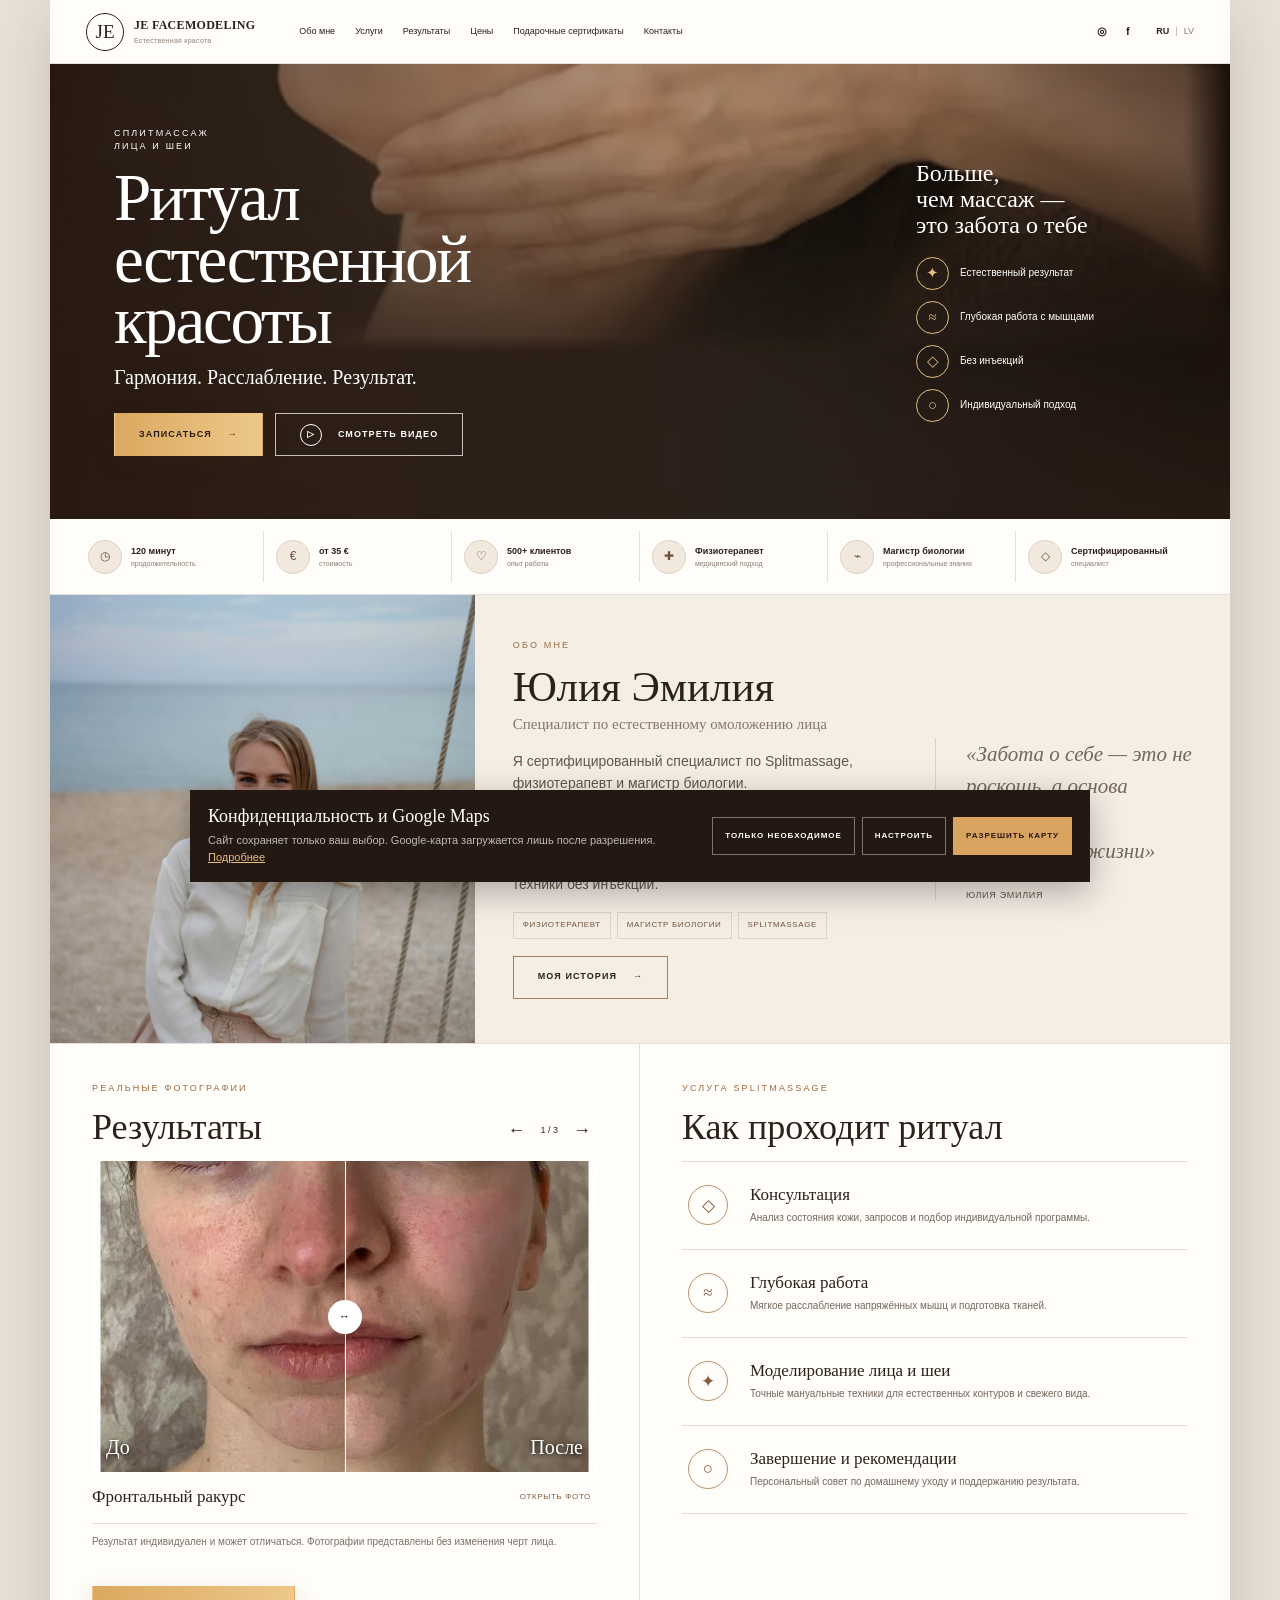
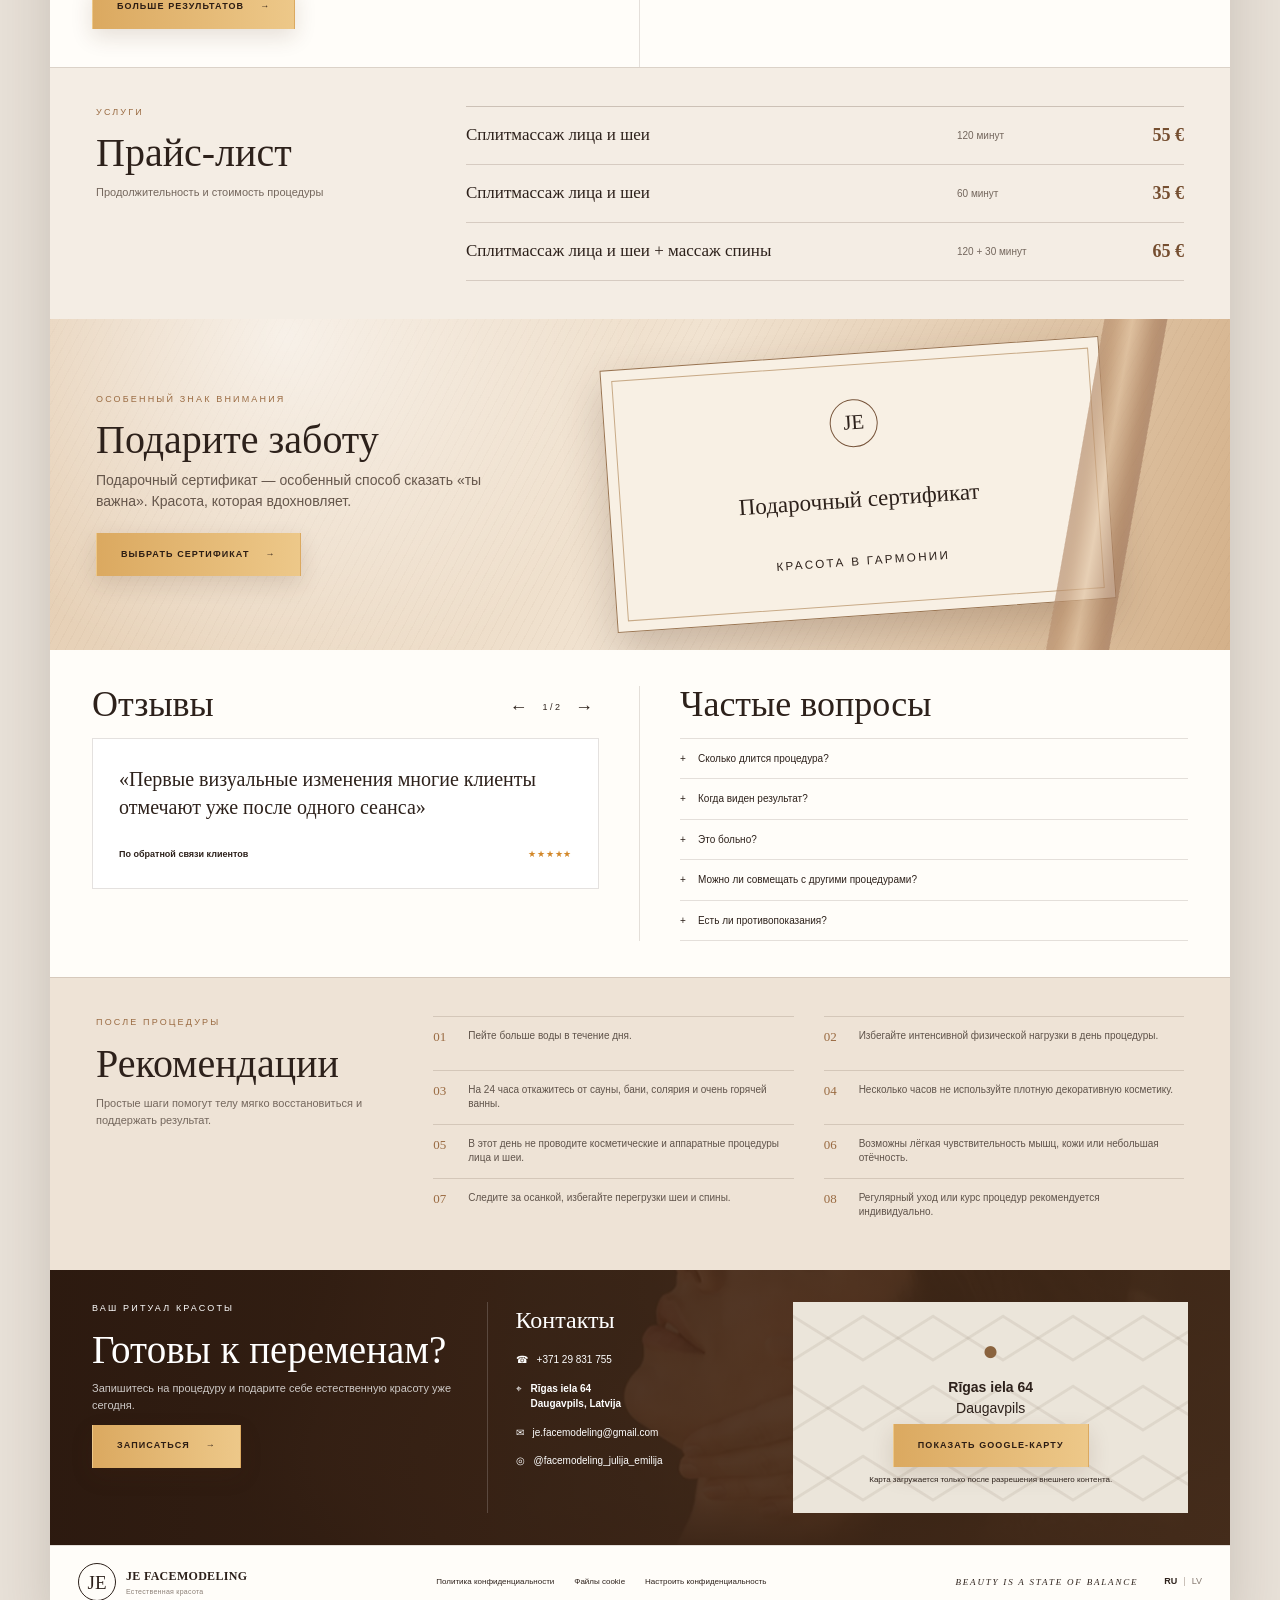
<file: index.html>
<!doctype html>
<html lang="ru"><head>
<meta charset="utf-8"><meta name="viewport" content="width=device-width,initial-scale=1,viewport-fit=cover"><meta name="referrer" content="strict-origin-when-cross-origin"><meta http-equiv="Content-Security-Policy" content="default-src 'self'; script-src 'self'; style-src 'self' 'unsafe-inline'; img-src 'self' data:; frame-src https://www.google.com https://maps.google.com; connect-src 'self'; object-src 'none'; base-uri 'self'; form-action 'self'; upgrade-insecure-requests"><meta name="theme-color" content="#3a2418"><meta name="description" content="JE Facemodeling — Splitmassage в Даугавпилсе. Мануальная работа с мышцами лица и шеи."><meta property="og:title" content="JE Facemodeling — Splitmassage в Даугавпилсе"><meta property="og:description" content="Ритуал естественной красоты — глубокая индивидуальная работа с мышцами лица и шеи."><meta property="og:type" content="website"><meta property="og:image" content="assets/hero-massage-wide.webp">
<title>JE Facemodeling — Splitmassage в Даугавпилсе</title><link rel="icon" href="assets/ui/favicon.svg" type="image/svg+xml"><link rel="alternate" hreflang="ru" href="index.html"><link rel="alternate" hreflang="lv" href="lv.html"><link rel="stylesheet" href="styles.css"><script defer src="content.js"></script><script defer src="app.js"></script></head>
<body><a class="skip-link" href="#main">Перейти к содержанию</a><div class="scroll-progress" aria-hidden="true"><span></span></div><div class="site-shell">
<header class="site-header" data-header><a class="brand" href="#top" aria-label="JE Facemodeling — на главную"><span class="brand-mark">JE</span><span class="brand-lockup"><strong>JE Facemodeling</strong><small>Естественная красота</small></span></a><button class="menu-toggle" data-menu-toggle type="button" aria-controls="site-nav" aria-expanded="false"><span class="sr-only">Открыть меню</span><span></span><span></span></button><nav class="site-nav" id="site-nav" data-nav aria-label="Основная навигация"><a href="#about">Обо мне</a><a href="#service">Услуги</a><a href="#results">Результаты</a><a href="#prices">Цены</a><a href="#gift">Подарочные сертификаты</a><a href="#contacts">Контакты</a><span class="social-mini"><a data-instagram href="#" aria-label="Instagram">◎</a><a data-facebook href="#" aria-label="Facebook">f</a></span><span class="language-links" aria-label="Язык"><a class="is-active" href="index.html" data-lang-link>RU</a><i>|</i><a href="lv.html" data-lang-link>LV</a></span></nav></header>
<main id="main">
<section class="hero" id="top" aria-labelledby="hero-title"><div class="hero-media" aria-hidden="true"><picture class="hero-poster"><source media="(max-width:820px)" srcset="assets/hero-massage-mobile.webp"><img src="assets/hero-massage-wide.webp" alt="" width="1600" height="900"></picture></div><div class="hero-overlay" aria-hidden="true"></div><div class="hero-layout"><div class="hero-copy reveal"><p class="eyebrow">Сплитмассаж<br>лица и шеи</p><h1 id="hero-title">Ритуал<br>естественной<br>красоты</h1><p class="hero-subtitle">Гармония. Расслабление. Результат.</p><div class="hero-actions"><a class="button button-gold" data-booking-link href="#contacts">Записаться <span>→</span></a><a class="button button-outline" href="#process"><span class="play">▷</span> Смотреть видео</a></div></div><aside class="hero-benefits reveal reveal-delay"><p class="hero-benefits-title">Больше,<br>чем массаж —<br>это забота о тебе</p><ul><li><span>✦</span>Естественный результат</li><li><span>≈</span>Глубокая работа с мышцами</li><li><span>◇</span>Без инъекций</li><li><span>○</span>Индивидуальный подход</li></ul></aside></div></section>
<section class="trust-strip" aria-label="Информация о процедуре"><div><span>◷</span><p><strong>120 минут</strong><small>продолжительность</small></p></div><div><span>€</span><p><strong>от 35 €</strong><small>стоимость</small></p></div><div><span>♡</span><p><strong>500+ клиентов</strong><small>опыт работы</small></p></div><div><span>✚</span><p><strong>Физиотерапевт</strong><small>медицинский подход</small></p></div><div><span>⌁</span><p><strong>Магистр биологии</strong><small>профессиональные знания</small></p></div><div><span>◇</span><p><strong>Сертифицированный</strong><small>специалист</small></p></div></section>
<section class="about-section" id="about"><figure class="about-portrait reveal"><img src="assets/julia-emilia.webp" width="900" height="1100" alt="Юлия Эмилия — специалист JE Facemodeling"></figure><div class="about-copy reveal"><p class="eyebrow eyebrow-dark">Обо мне</p><h2>Юлия Эмилия</h2><p class="role">Специалист по естественному омоложению лица</p><p class="about-lead">Я сертифицированный специалист по Splitmassage, физиотерапевт и магистр биологии.</p><p>Работаю с уважением к естественности и индивидуальным особенностям. Моя задача — помочь сохранить свежесть и уверенность через естественные техники без инъекций.</p><div class="credentials"><span>Физиотерапевт</span><span>Магистр биологии</span><span>Splitmassage</span></div><a class="button button-line" href="#process">Моя история <span>→</span></a></div><blockquote class="about-quote reveal">«Забота о себе — это не роскошь, а основа счастливой и гармоничной жизни»<cite>Юлия Эмилия</cite></blockquote></section>
<section class="editorial-grid" id="service"><article class="results-panel" id="results"><div class="panel-heading"><div><p class="eyebrow eyebrow-dark">Реальные фотографии</p><h2>Результаты</h2></div><div class="slider-nav"><button type="button" data-results-prev aria-label="Предыдущий результат">←</button><span data-results-count>1 / 3</span><button type="button" data-results-next aria-label="Следующий результат">→</button></div></div><div id="results-grid" class="results-grid" aria-live="polite"></div><p class="result-note">Результат индивидуален и может отличаться. Фотографии представлены без изменения черт лица.</p><button class="button button-gold button-dark-text" type="button" data-open-current>Больше результатов <span>→</span></button></article>
<article class="ritual-panel" id="process"><p class="eyebrow eyebrow-dark">Услуга Splitmassage</p><h2>Как проходит ритуал</h2><ol><li><span class="ritual-icon" aria-hidden="true">◇</span><div><strong>Консультация</strong><p>Анализ состояния кожи, запросов и подбор индивидуальной программы.</p></div></li><li><span class="ritual-icon" aria-hidden="true">≈</span><div><strong>Глубокая работа</strong><p>Мягкое расслабление напряжённых мышц и подготовка тканей.</p></div></li><li><span class="ritual-icon" aria-hidden="true">✦</span><div><strong>Моделирование лица и шеи</strong><p>Точные мануальные техники для естественных контуров и свежего вида.</p></div></li><li><span class="ritual-icon" aria-hidden="true">○</span><div><strong>Завершение и рекомендации</strong><p>Персональный совет по домашнему уходу и поддержанию результата.</p></div></li></ol></article></section>
<section class="price-section" id="prices"><div class="price-heading"><p class="eyebrow eyebrow-dark">Услуги</p><h2>Прайс-лист</h2><p>Продолжительность и стоимость процедуры</p></div><div class="price-list"><div class="price-row"><strong>Сплитмассаж лица и шеи</strong><span>120 минут</span><b>55 €</b></div><div class="price-row"><strong>Сплитмассаж лица и шеи</strong><span>60 минут</span><b>35 €</b></div><div class="price-row"><strong>Сплитмассаж лица и шеи + массаж спины</strong><span>120 + 30 минут</span><b>65 €</b></div></div></section>
<section class="gift-section" id="gift"><div class="gift-copy"><p class="eyebrow eyebrow-dark">Особенный знак внимания</p><h2>Подарите заботу</h2><p>Подарочный сертификат — особенный способ сказать «ты важна». Красота, которая вдохновляет.</p><a class="button button-gold button-dark-text" data-certificate-link href="#contacts">Выбрать сертификат <span>→</span></a></div><div class="certificate" aria-label="Изображение подарочного сертификата"><span class="certificate-seal">JE</span><strong>Подарочный сертификат</strong><small>красота в гармонии</small></div><div class="ribbon" aria-hidden="true"></div></section>
<section class="social-proof"><article class="reviews" id="reviews"><div class="panel-heading"><h2>Отзывы</h2><div class="slider-nav"><button type="button" data-review-prev aria-label="Предыдущий отзыв">←</button><span data-review-count>1 / 2</span><button type="button" data-review-next aria-label="Следующий отзыв">→</button></div></div><div class="review-track" data-review-track><blockquote class="review-slide is-current"><p>«Первые визуальные изменения многие клиенты отмечают уже после одного сеанса»</p><footer><strong>По обратной связи клиентов</strong><span>★★★★★</span></footer></blockquote><blockquote class="review-slide"><p>«Интенсивность подбирается индивидуально, с вниманием к ощущениям и состоянию тканей»</p><footer><strong>Подход JE Facemodeling</strong><span>★★★★★</span></footer></blockquote></div></article><article class="faq" id="faq"><h2>Частые вопросы</h2><details><summary>Сколько длится процедура?</summary><p>Полный сеанс занимает около 120 минут.</p></details><details><summary>Когда виден результат?</summary><p>Некоторые клиенты замечают визуальные изменения после первого визита. Результат индивидуален.</p></details><details><summary>Это больно?</summary><p>В зонах напряжения возможны чувствительные ощущения. Интенсивность всегда корректируется.</p></details><details><summary>Можно ли совмещать с другими процедурами?</summary><p>Это зависит от вида и даты вмешательства. Уточните это перед записью.</p></details><details><summary>Есть ли противопоказания?</summary><p>Перед первым сеансом специалист уточняет состояние здоровья и при необходимости рекомендует консультацию врача.</p></details></article></section>
<section class="aftercare-section" id="aftercare"><div class="aftercare-heading"><p class="eyebrow eyebrow-dark">После процедуры</p><h2>Рекомендации</h2><p>Простые шаги помогут телу мягко восстановиться и поддержать результат.</p></div><ol class="aftercare-list"><li>Пейте больше воды в течение дня.</li><li>Избегайте интенсивной физической нагрузки в день процедуры.</li><li>На 24 часа откажитесь от сауны, бани, солярия и очень горячей ванны.</li><li>Несколько часов не используйте плотную декоративную косметику.</li><li>В этот день не проводите косметические и аппаратные процедуры лица и шеи.</li><li>Возможны лёгкая чувствительность мышц, кожи или небольшая отёчность.</li><li>Следите за осанкой, избегайте перегрузки шеи и спины.</li><li>Регулярный уход или курс процедур рекомендуется индивидуально.</li></ol></section>
<section class="contacts-section" id="contacts"><div class="contact-intro"><p class="eyebrow">Ваш ритуал красоты</p><h2>Готовы к переменам?</h2><p>Запишитесь на процедуру и подарите себе естественную красоту уже сегодня.</p><a class="button button-gold button-dark-text" data-whatsapp href="#">Записаться <span>→</span></a></div><div class="contact-details"><h3>Контакты</h3><div class="contact-list"><a href="tel:+37129831755">☎ <span>+371 29 831 755</span></a><span>⌖ <b>Rīgas iela 64<br>Daugavpils, Latvija</b></span><a href="mailto:je.facemodeling@gmail.com">✉ <span>je.facemodeling@gmail.com</span></a><a data-instagram href="#">◎ <span>@facemodeling_julija_emilija</span></a></div></div><div class="map-card"><div class="map-shell" data-map-shell data-map-title="Google-карта: Rīgas iela 64, Daugavpils"><div class="map-placeholder" data-map-placeholder><div class="map-pin" aria-hidden="true">●</div><p><strong>Rīgas iela 64</strong><br>Daugavpils</p><button class="button button-gold button-dark-text" data-load-map type="button">Показать Google-карту</button><small>Карта загружается только после разрешения внешнего контента.</small></div></div></div></section>
</main>
<footer class="site-footer"><a class="brand brand-dark" href="#top"><span class="brand-mark">JE</span><span class="brand-lockup"><strong>JE Facemodeling</strong><small>Естественная красота</small></span></a><nav aria-label="Юридическая информация"><a href="privacy.html">Политика конфиденциальности</a><a href="cookies.html">Файлы cookie</a><button class="footer-button" data-cookie-settings type="button">Настроить конфиденциальность</button></nav><span class="footer-motto">Beauty is a state of balance</span><span class="language-links"><a class="is-active" href="index.html">RU</a><i>|</i><a href="lv.html">LV</a></span></footer></div>
<div class="mobile-booking" aria-label="Быстрая запись"><a data-booking-link href="#contacts">Записаться <span>↗</span></a></div><div class="cookie-banner" data-cookie-banner hidden><div><strong>Конфиденциальность и Google Maps</strong><p>Сайт сохраняет только ваш выбор. Google-карта загружается лишь после разрешения. <a href="cookies.html">Подробнее</a></p></div><div class="cookie-actions"><button class="button button-cookie-secondary" data-cookie-necessary type="button">Только необходимое</button><button class="button button-cookie-settings" data-cookie-settings type="button">Настроить</button><button class="button button-cookie-primary" data-cookie-accept type="button">Разрешить карту</button></div></div>
<dialog class="consent-dialog" data-consent-dialog aria-labelledby="consent-title"><form method="dialog"><div class="dialog-head"><div><p class="eyebrow eyebrow-dark">Настроить</p><h2 id="consent-title">Ваш выбор конфиденциальности</h2></div><button class="icon-button" value="cancel" aria-label="Закрыть">×</button></div><div class="consent-option"><div><strong>Необходимое локальное хранение</strong><p>Сохраняет выбранные настройки на 6 месяцев.</p></div><span class="always-on">Всегда включено</span></div><label class="consent-option"><div><strong>Google Maps</strong><p>Разрешает загрузить внешнюю карту Google.</p></div><input type="checkbox" data-external-toggle><span class="switch" aria-hidden="true"></span></label><div class="dialog-actions"><button class="button button-line" value="cancel">Отмена</button><button class="button button-dark" value="default" data-save-consent>Сохранить выбор</button></div></form></dialog>
<dialog class="lightbox" data-lightbox aria-labelledby="lightbox-title"><div class="lightbox-frame"><button class="lightbox-close" data-lightbox-close type="button" aria-label="Закрыть">×</button><button class="lightbox-arrow" data-lightbox-prev type="button" aria-label="Предыдущий результат">←</button><div class="lightbox-content"><div class="lightbox-title-row"><div><span>Результат</span><h2 id="lightbox-title" data-lightbox-title></h2></div><small>Фото можно увеличить стандартным жестом браузера</small></div><div class="lightbox-images"><figure><img data-lightbox-before alt=""><figcaption>До</figcaption></figure><figure><img data-lightbox-after alt=""><figcaption>После</figcaption></figure></div></div><button class="lightbox-arrow" data-lightbox-next type="button" aria-label="Следующий результат">→</button></div></dialog>
</body></html>
</file>
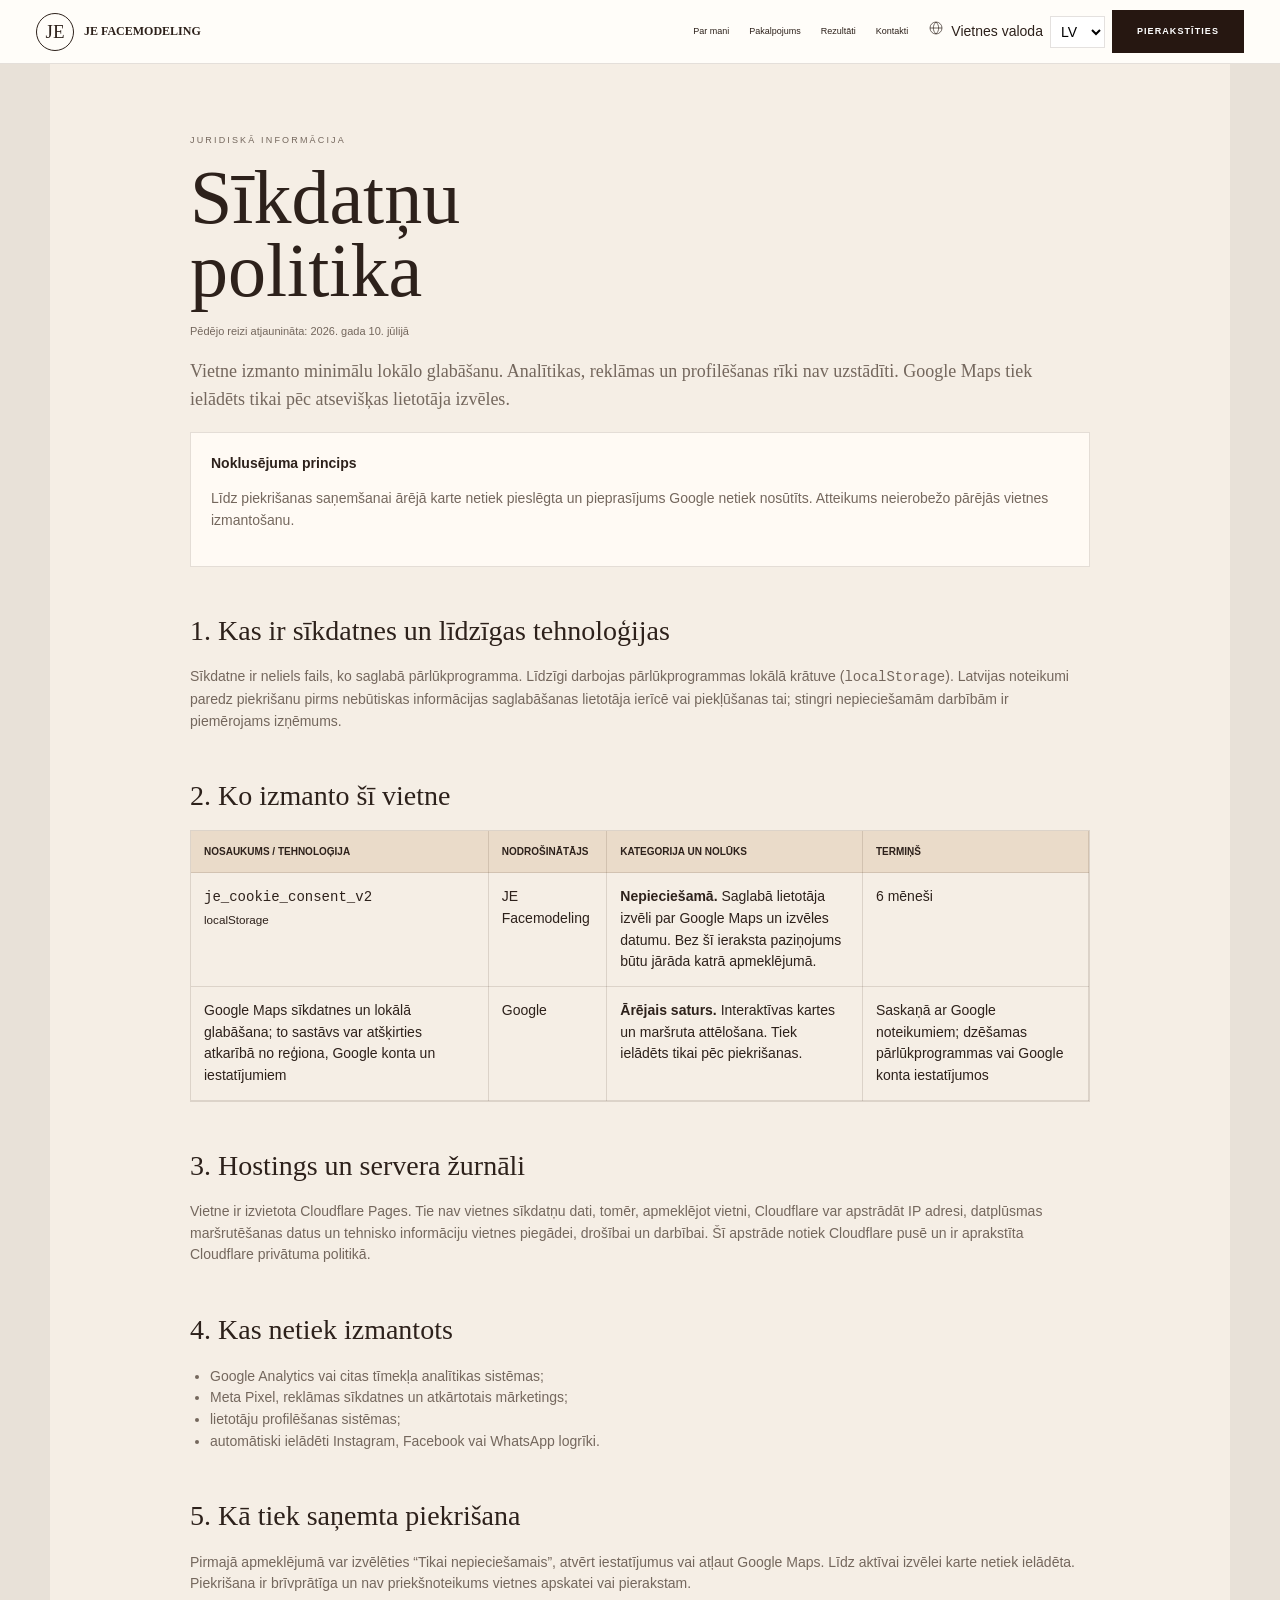
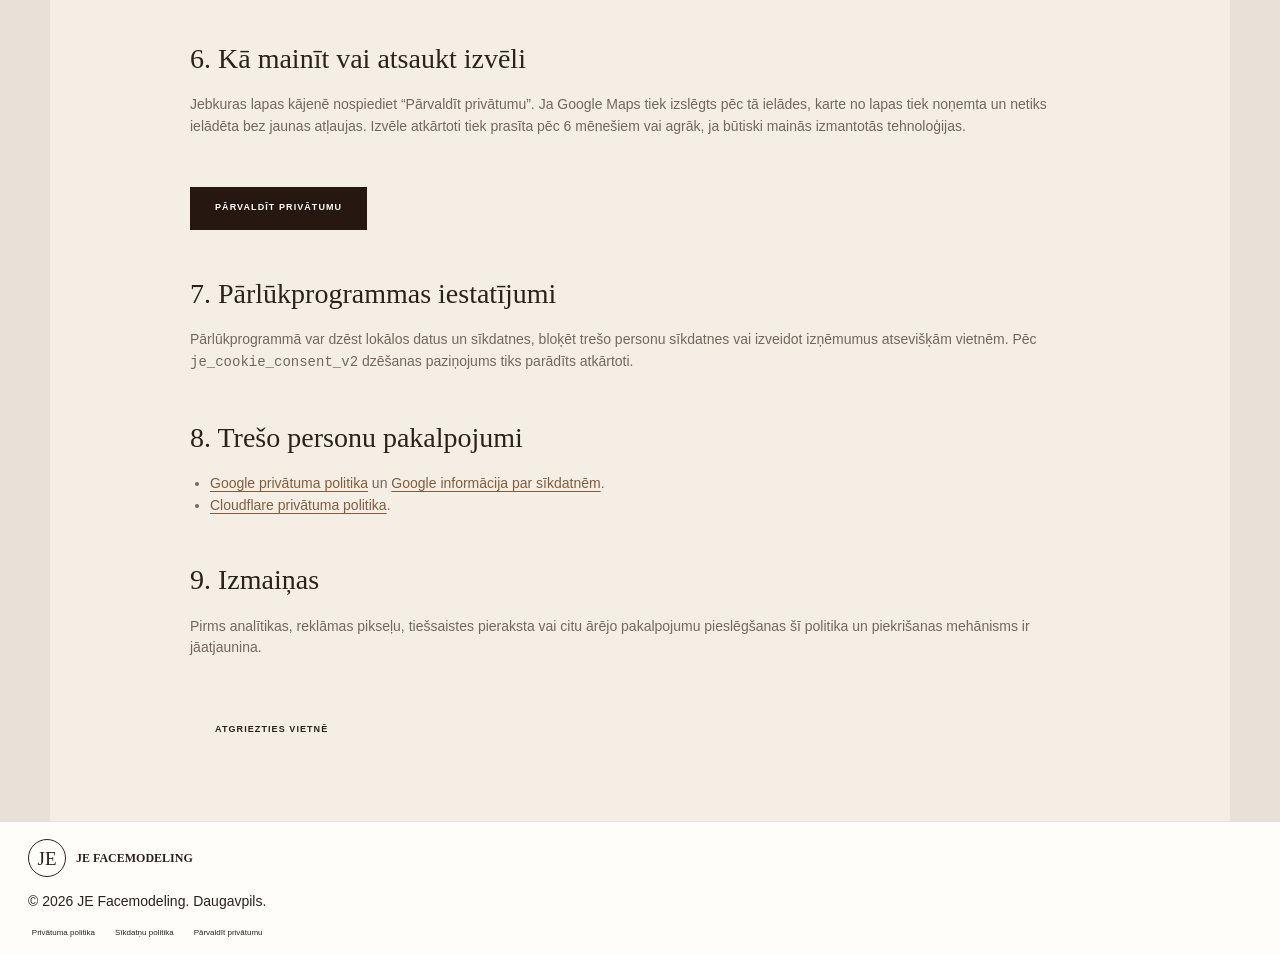
<file: cookies-lv.html>
<!doctype html>
<html lang="lv">
<head>
<meta charset="utf-8">
<meta name="viewport" content="width=device-width, initial-scale=1, viewport-fit=cover">
<meta name="theme-color" content="#f7f0e7">
<meta name="robots" content="index,follow">
<meta name="referrer" content="strict-origin-when-cross-origin">
<meta http-equiv="Content-Security-Policy" content="default-src 'self'; script-src 'self'; style-src 'self' 'unsafe-inline'; img-src 'self' data:; frame-src https://www.google.com https://maps.google.com; connect-src 'self'; object-src 'none'; base-uri 'self'; form-action 'self'; upgrade-insecure-requests">
<title>Sīkdatņu politika — JE Facemodeling</title>
<link rel="icon" href="assets/ui/favicon.svg" type="image/svg+xml">
<link rel="stylesheet" href="styles.css">
<script src="content.js" defer></script><script src="app.js" defer></script>
</head>
<body class="legal-page">
<header class="site-header is-scrolled" data-header>
<a class="brand" href="lv.html" aria-label="JE Facemodeling — sākumlapa"><span class="brand-mark">JE</span><span class="brand-name">JE Facemodeling</span></a>
<button class="menu-toggle" data-menu-toggle type="button" aria-controls="site-nav" aria-expanded="false"><span class="sr-only">Atvērt izvēlni</span><span></span><span></span></button>
<nav class="site-nav" data-nav id="site-nav" aria-label="Navigācija"><a href="lv.html#about">Par mani</a><a href="lv.html#service">Pakalpojums</a><a href="lv.html#results">Rezultāti</a><a href="lv.html#contacts">Kontakti</a><label class="language-picker"><span class="language-picker-icon" aria-hidden="true"><svg viewBox="0 0 24 24"><circle cx="12" cy="12" r="9"></circle><path d="M3 12h18M12 3c2.6 2.5 4 5.5 4 9s-1.4 6.5-4 9c-2.6-2.5-4-5.5-4-9s1.4-6.5 4-9Z"></path></svg></span><span class="language-picker-label">Vietnes valoda</span><select data-language-select aria-label="Vietnes valoda"><option value="cookies.html" >RU</option><option value="cookies-lv.html" selected>LV</option></select><span class="language-picker-chevron" aria-hidden="true"></span></label></nav>
<a class="button button-small button-dark header-cta" data-booking-link href="lv.html#contacts">Pierakstīties</a>
</header>
<main class="legal-main"><article class="container legal-content"><p class="eyebrow eyebrow-dark">Juridiskā informācija</p><h1>Sīkdatņu politika</h1><p class="updated">Pēdējo reizi atjaunināta: 2026. gada 10. jūlijā</p>
<p class="legal-lead">Vietne izmanto minimālu lokālo glabāšanu. Analītikas, reklāmas un profilēšanas rīki nav uzstādīti. Google Maps tiek ielādēts tikai pēc atsevišķas lietotāja izvēles.</p>
<div class="legal-callout"><strong>Noklusējuma princips</strong><p>Līdz piekrišanas saņemšanai ārējā karte netiek pieslēgta un pieprasījums Google netiek nosūtīts. Atteikums neierobežo pārējās vietnes izmantošanu.</p></div>
<h2>1. Kas ir sīkdatnes un līdzīgas tehnoloģijas</h2><p>Sīkdatne ir neliels fails, ko saglabā pārlūkprogramma. Līdzīgi darbojas pārlūkprogrammas lokālā krātuve (<code>localStorage</code>). Latvijas noteikumi paredz piekrišanu pirms nebūtiskas informācijas saglabāšanas lietotāja ierīcē vai piekļūšanas tai; stingri nepieciešamām darbībām ir piemērojams izņēmums.</p>
<h2>2. Ko izmanto šī vietne</h2>
<div class="legal-table-wrap"><table class="legal-table"><thead><tr><th>Nosaukums / tehnoloģija</th><th>Nodrošinātājs</th><th>Kategorija un nolūks</th><th>Termiņš</th></tr></thead><tbody><tr><td><code>je_cookie_consent_v2</code><br><small>localStorage</small></td><td>JE Facemodeling</td><td><strong>Nepieciešamā.</strong> Saglabā lietotāja izvēli par Google Maps un izvēles datumu. Bez šī ieraksta paziņojums būtu jārāda katrā apmeklējumā.</td><td>6 mēneši</td></tr><tr><td>Google Maps sīkdatnes un lokālā glabāšana; to sastāvs var atšķirties atkarībā no reģiona, Google konta un iestatījumiem</td><td>Google</td><td><strong>Ārējais saturs.</strong> Interaktīvas kartes un maršruta attēlošana. Tiek ielādēts tikai pēc piekrišanas.</td><td>Saskaņā ar Google noteikumiem; dzēšamas pārlūkprogrammas vai Google konta iestatījumos</td></tr></tbody></table></div>
<h2>3. Hostings un servera žurnāli</h2><p>Vietne ir izvietota Cloudflare Pages. Tie nav vietnes sīkdatņu dati, tomēr, apmeklējot vietni, Cloudflare var apstrādāt IP adresi, datplūsmas maršrutēšanas datus un tehnisko informāciju vietnes piegādei, drošībai un darbībai. Šī apstrāde notiek Cloudflare pusē un ir aprakstīta Cloudflare privātuma politikā.</p>
<h2>4. Kas netiek izmantots</h2><ul class="legal-list"><li>Google Analytics vai citas tīmekļa analītikas sistēmas;</li><li>Meta Pixel, reklāmas sīkdatnes un atkārtotais mārketings;</li><li>lietotāju profilēšanas sistēmas;</li><li>automātiski ielādēti Instagram, Facebook vai WhatsApp logrīki.</li></ul>
<h2>5. Kā tiek saņemta piekrišana</h2><p>Pirmajā apmeklējumā var izvēlēties “Tikai nepieciešamais”, atvērt iestatījumus vai atļaut Google Maps. Līdz aktīvai izvēlei karte netiek ielādēta. Piekrišana ir brīvprātīga un nav priekšnoteikums vietnes apskatei vai pierakstam.</p>
<h2>6. Kā mainīt vai atsaukt izvēli</h2><p>Jebkuras lapas kājenē nospiediet “Pārvaldīt privātumu”. Ja Google Maps tiek izslēgts pēc tā ielādes, karte no lapas tiek noņemta un netiks ielādēta bez jaunas atļaujas. Izvēle atkārtoti tiek prasīta pēc 6 mēnešiem vai agrāk, ja būtiski mainās izmantotās tehnoloģijas.</p><button class="button button-dark legal-back" data-cookie-settings type="button">Pārvaldīt privātumu</button>
<h2>7. Pārlūkprogrammas iestatījumi</h2><p>Pārlūkprogrammā var dzēst lokālos datus un sīkdatnes, bloķēt trešo personu sīkdatnes vai izveidot izņēmumus atsevišķām vietnēm. Pēc <code>je_cookie_consent_v2</code> dzēšanas paziņojums tiks parādīts atkārtoti.</p>
<h2>8. Trešo personu pakalpojumi</h2><ul class="legal-list"><li><a href="https://policies.google.com/privacy" target="_blank" rel="noopener noreferrer">Google privātuma politika</a> un <a href="https://policies.google.com/technologies/cookies" target="_blank" rel="noopener noreferrer">Google informācija par sīkdatnēm</a>.</li><li><a href="https://www.cloudflare.com/privacypolicy/" target="_blank" rel="noopener noreferrer">Cloudflare privātuma politika</a>.</li></ul>
<h2>9. Izmaiņas</h2><p>Pirms analītikas, reklāmas pikseļu, tiešsaistes pieraksta vai citu ārējo pakalpojumu pieslēgšanas šī politika un piekrišanas mehānisms ir jāatjaunina.</p>
<a class="button button-ghost-dark legal-back" href="lv.html">Atgriezties vietnē</a></article></main>
<footer class="site-footer"><div class="container footer-grid"><a class="brand brand-dark" href="lv.html"><span class="brand-mark">JE</span><span class="brand-name">JE Facemodeling</span></a><p>© <span data-year></span> JE Facemodeling. Daugavpils.</p><nav aria-label="Juridiskā informācija"><a href="privacy-lv.html">Privātuma politika</a><a href="cookies-lv.html">Sīkdatņu politika</a><button class="footer-button" data-cookie-settings type="button">Pārvaldīt privātumu</button></nav></div></footer>
<dialog class="consent-dialog" data-consent-dialog aria-labelledby="consent-title"><form method="dialog"><div class="dialog-head"><div><p class="eyebrow eyebrow-dark">Iestatījumi</p><h2 id="consent-title">Jūsu privātuma izvēle</h2></div><button class="icon-button" value="cancel" aria-label="Aizvērt">×</button></div><div class="consent-option"><div><strong>Nepieciešamā lokālā glabāšana</strong><p>Saglabā jūsu izvēli 6 mēnešus.</p></div><span class="always-on">Vienmēr ieslēgta</span></div><label class="consent-option"><div><strong>Google Maps</strong><p>Atļauj ielādēt Google ārējo karti galvenajā lapā.</p></div><input type="checkbox" data-external-toggle><span class="switch" aria-hidden="true"></span></label><div class="dialog-actions"><button class="button button-ghost-dark" value="cancel">Atcelt</button><button class="button button-dark" value="default" data-save-consent>Saglabāt izvēli</button></div></form></dialog>
</body></html>
</file>
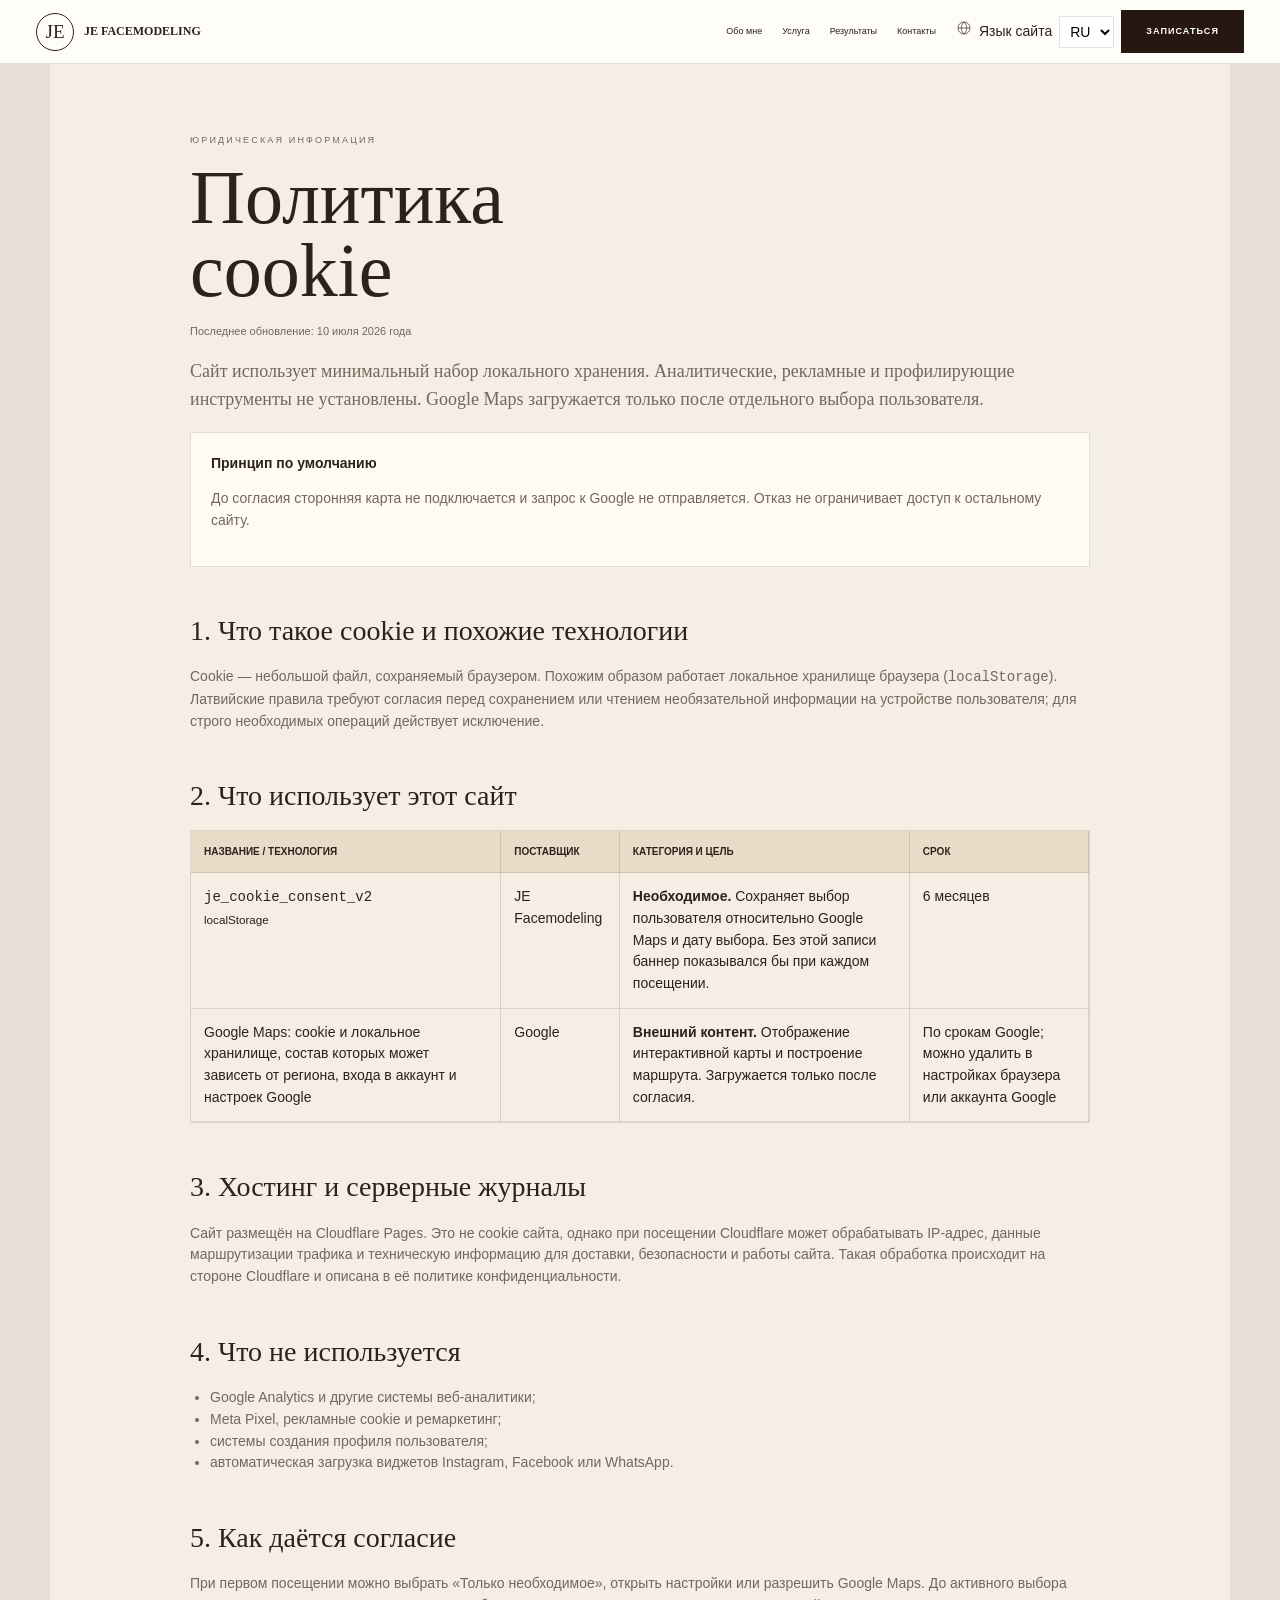
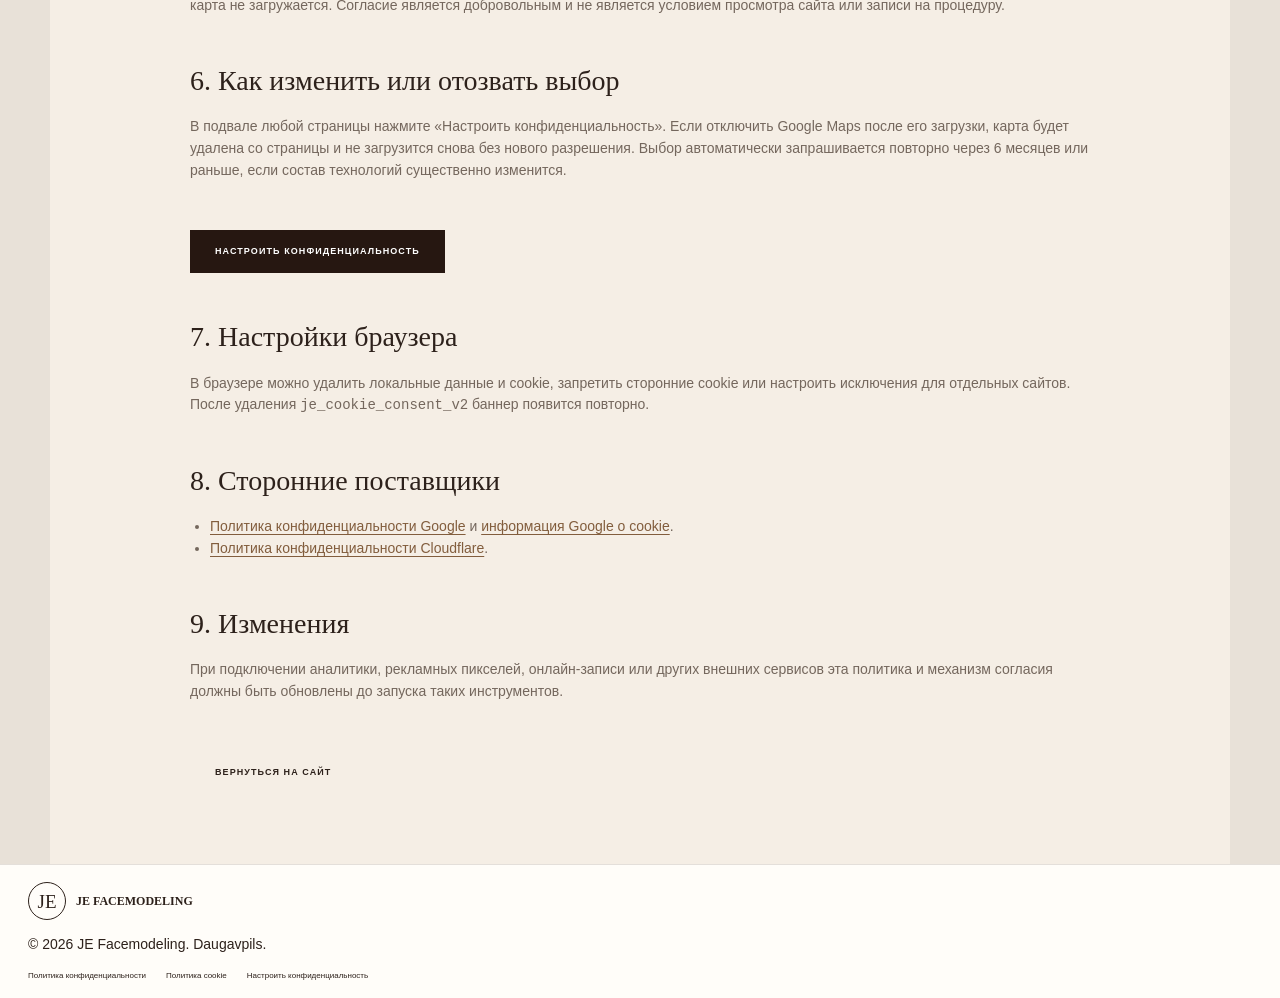
<file: cookies.html>
<!doctype html>
<html lang="ru">
<head>
<meta charset="utf-8">
<meta name="viewport" content="width=device-width, initial-scale=1, viewport-fit=cover">
<meta name="theme-color" content="#f7f0e7">
<meta name="robots" content="index,follow">
<meta name="referrer" content="strict-origin-when-cross-origin">
<meta http-equiv="Content-Security-Policy" content="default-src 'self'; script-src 'self'; style-src 'self' 'unsafe-inline'; img-src 'self' data:; frame-src https://www.google.com https://maps.google.com; connect-src 'self'; object-src 'none'; base-uri 'self'; form-action 'self'; upgrade-insecure-requests">
<title>Политика cookie — JE Facemodeling</title>
<link rel="icon" href="assets/ui/favicon.svg" type="image/svg+xml">
<link rel="stylesheet" href="styles.css">
<script src="content.js" defer></script><script src="app.js" defer></script>
</head>
<body class="legal-page">
<header class="site-header is-scrolled" data-header>
<a class="brand" href="index.html" aria-label="JE Facemodeling — на главную"><span class="brand-mark">JE</span><span class="brand-name">JE Facemodeling</span></a>
<button class="menu-toggle" data-menu-toggle type="button" aria-controls="site-nav" aria-expanded="false"><span class="sr-only">Открыть меню</span><span></span><span></span></button>
<nav class="site-nav" data-nav id="site-nav" aria-label="Навигация"><a href="index.html#about">Обо мне</a><a href="index.html#service">Услуга</a><a href="index.html#results">Результаты</a><a href="index.html#contacts">Контакты</a><label class="language-picker"><span class="language-picker-icon" aria-hidden="true"><svg viewBox="0 0 24 24"><circle cx="12" cy="12" r="9"></circle><path d="M3 12h18M12 3c2.6 2.5 4 5.5 4 9s-1.4 6.5-4 9c-2.6-2.5-4-5.5-4-9s1.4-6.5 4-9Z"></path></svg></span><span class="language-picker-label">Язык сайта</span><select data-language-select aria-label="Язык сайта"><option value="cookies.html" selected>RU</option><option value="cookies-lv.html" >LV</option></select><span class="language-picker-chevron" aria-hidden="true"></span></label></nav>
<a class="button button-small button-dark header-cta" data-booking-link href="index.html#contacts">Записаться</a>
</header>
<main class="legal-main"><article class="container legal-content"><p class="eyebrow eyebrow-dark">Юридическая информация</p><h1>Политика cookie</h1><p class="updated">Последнее обновление: 10 июля 2026 года</p>
<p class="legal-lead">Сайт использует минимальный набор локального хранения. Аналитические, рекламные и профилирующие инструменты не установлены. Google Maps загружается только после отдельного выбора пользователя.</p>
<div class="legal-callout"><strong>Принцип по умолчанию</strong><p>До согласия сторонняя карта не подключается и запрос к Google не отправляется. Отказ не ограничивает доступ к остальному сайту.</p></div>
<h2>1. Что такое cookie и похожие технологии</h2><p>Cookie — небольшой файл, сохраняемый браузером. Похожим образом работает локальное хранилище браузера (<code>localStorage</code>). Латвийские правила требуют согласия перед сохранением или чтением необязательной информации на устройстве пользователя; для строго необходимых операций действует исключение.</p>
<h2>2. Что использует этот сайт</h2>
<div class="legal-table-wrap"><table class="legal-table"><thead><tr><th>Название / технология</th><th>Поставщик</th><th>Категория и цель</th><th>Срок</th></tr></thead><tbody><tr><td><code>je_cookie_consent_v2</code><br><small>localStorage</small></td><td>JE Facemodeling</td><td><strong>Необходимое.</strong> Сохраняет выбор пользователя относительно Google Maps и дату выбора. Без этой записи баннер показывался бы при каждом посещении.</td><td>6 месяцев</td></tr><tr><td>Google Maps: cookie и локальное хранилище, состав которых может зависеть от региона, входа в аккаунт и настроек Google</td><td>Google</td><td><strong>Внешний контент.</strong> Отображение интерактивной карты и построение маршрута. Загружается только после согласия.</td><td>По срокам Google; можно удалить в настройках браузера или аккаунта Google</td></tr></tbody></table></div>
<h2>3. Хостинг и серверные журналы</h2><p>Сайт размещён на Cloudflare Pages. Это не cookie сайта, однако при посещении Cloudflare может обрабатывать IP-адрес, данные маршрутизации трафика и техническую информацию для доставки, безопасности и работы сайта. Такая обработка происходит на стороне Cloudflare и описана в её политике конфиденциальности.</p>
<h2>4. Что не используется</h2><ul class="legal-list"><li>Google Analytics и другие системы веб-аналитики;</li><li>Meta Pixel, рекламные cookie и ремаркетинг;</li><li>системы создания профиля пользователя;</li><li>автоматическая загрузка виджетов Instagram, Facebook или WhatsApp.</li></ul>
<h2>5. Как даётся согласие</h2><p>При первом посещении можно выбрать «Только необходимое», открыть настройки или разрешить Google Maps. До активного выбора карта не загружается. Согласие является добровольным и не является условием просмотра сайта или записи на процедуру.</p>
<h2>6. Как изменить или отозвать выбор</h2><p>В подвале любой страницы нажмите «Настроить конфиденциальность». Если отключить Google Maps после его загрузки, карта будет удалена со страницы и не загрузится снова без нового разрешения. Выбор автоматически запрашивается повторно через 6 месяцев или раньше, если состав технологий существенно изменится.</p><button class="button button-dark legal-back" data-cookie-settings type="button">Настроить конфиденциальность</button>
<h2>7. Настройки браузера</h2><p>В браузере можно удалить локальные данные и cookie, запретить сторонние cookie или настроить исключения для отдельных сайтов. После удаления <code>je_cookie_consent_v2</code> баннер появится повторно.</p>
<h2>8. Сторонние поставщики</h2><ul class="legal-list"><li><a href="https://policies.google.com/privacy" target="_blank" rel="noopener noreferrer">Политика конфиденциальности Google</a> и <a href="https://policies.google.com/technologies/cookies" target="_blank" rel="noopener noreferrer">информация Google о cookie</a>.</li><li><a href="https://www.cloudflare.com/privacypolicy/" target="_blank" rel="noopener noreferrer">Политика конфиденциальности Cloudflare</a>.</li></ul>
<h2>9. Изменения</h2><p>При подключении аналитики, рекламных пикселей, онлайн-записи или других внешних сервисов эта политика и механизм согласия должны быть обновлены до запуска таких инструментов.</p>
<a class="button button-ghost-dark legal-back" href="index.html">Вернуться на сайт</a></article></main>
<footer class="site-footer"><div class="container footer-grid"><a class="brand brand-dark" href="index.html"><span class="brand-mark">JE</span><span class="brand-name">JE Facemodeling</span></a><p>© <span data-year></span> JE Facemodeling. Daugavpils.</p><nav aria-label="Юридическая информация"><a href="privacy.html">Политика конфиденциальности</a><a href="cookies.html">Политика cookie</a><button class="footer-button" data-cookie-settings type="button">Настроить конфиденциальность</button></nav></div></footer>
<dialog class="consent-dialog" data-consent-dialog aria-labelledby="consent-title"><form method="dialog"><div class="dialog-head"><div><p class="eyebrow eyebrow-dark">Настройки</p><h2 id="consent-title">Ваш выбор конфиденциальности</h2></div><button class="icon-button" value="cancel" aria-label="Закрыть">×</button></div><div class="consent-option"><div><strong>Необходимое локальное хранение</strong><p>Сохраняет выбранные настройки на 6 месяцев.</p></div><span class="always-on">Всегда включено</span></div><label class="consent-option"><div><strong>Google Maps</strong><p>Разрешает загрузить внешнюю карту Google на главной странице.</p></div><input type="checkbox" data-external-toggle><span class="switch" aria-hidden="true"></span></label><div class="dialog-actions"><button class="button button-ghost-dark" value="cancel">Отмена</button><button class="button button-dark" value="default" data-save-consent>Сохранить выбор</button></div></form></dialog>
</body></html>
</file>
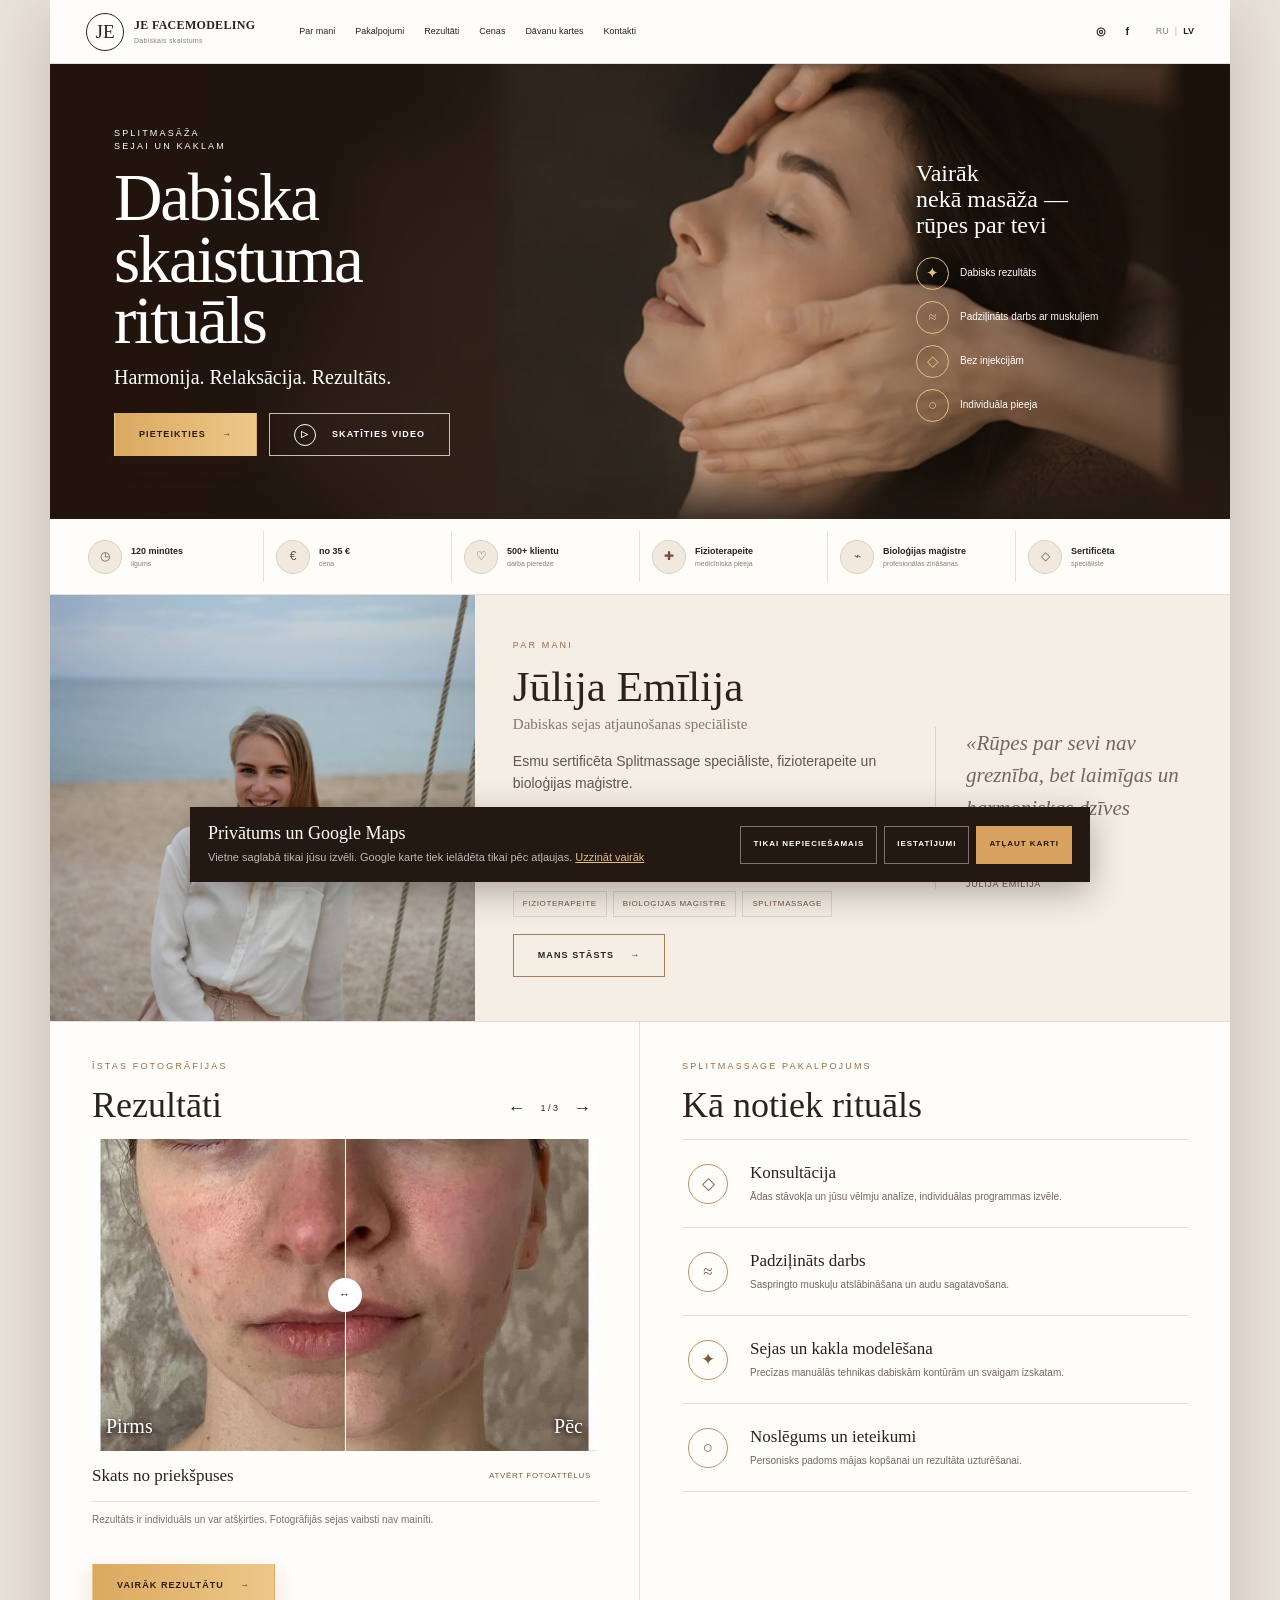
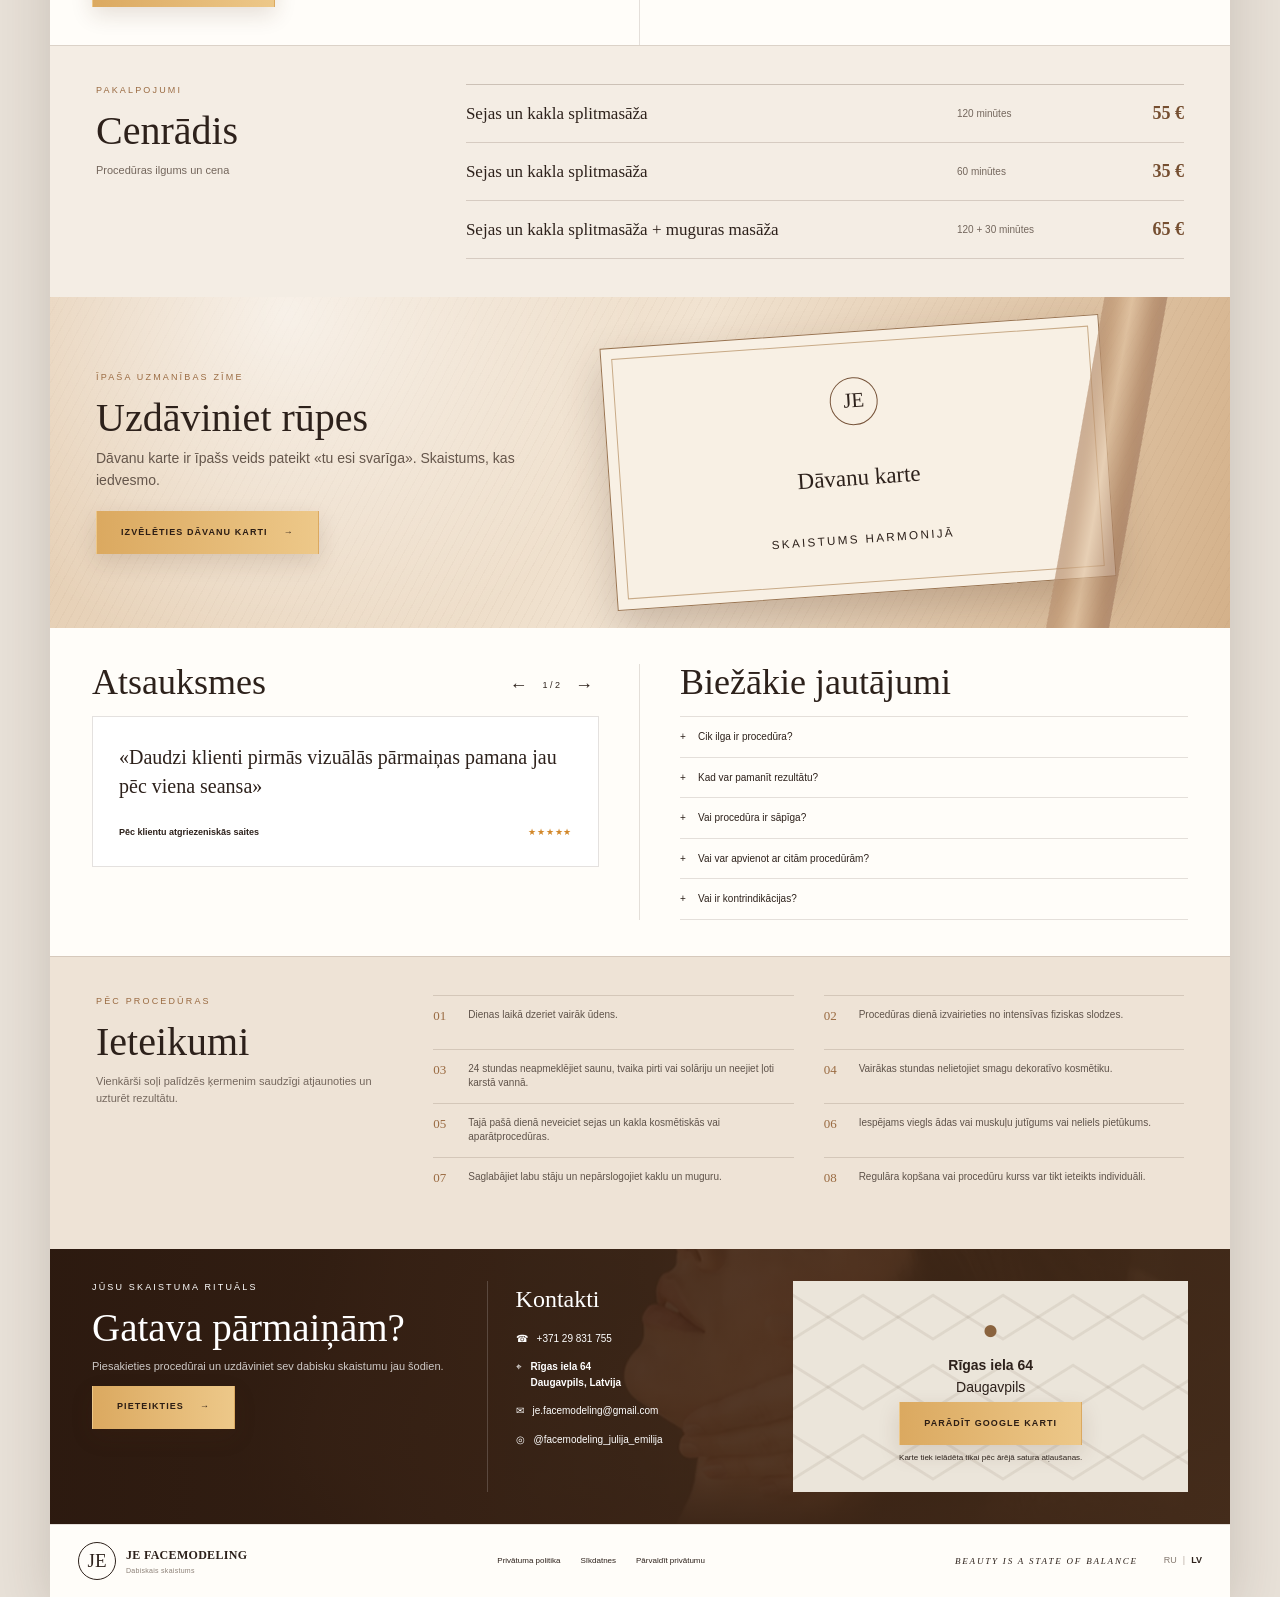
<file: lv.html>
<!doctype html><html lang="lv"><head>
<meta charset="utf-8"><meta name="viewport" content="width=device-width,initial-scale=1,viewport-fit=cover"><meta name="referrer" content="strict-origin-when-cross-origin"><meta http-equiv="Content-Security-Policy" content="default-src 'self'; script-src 'self'; style-src 'self' 'unsafe-inline'; img-src 'self' data:; frame-src https://www.google.com https://maps.google.com; connect-src 'self'; object-src 'none'; base-uri 'self'; form-action 'self'; upgrade-insecure-requests"><meta name="theme-color" content="#3a2418"><meta name="description" content="JE Facemodeling — Splitmassage Daugavpilī. Manuāls darbs ar sejas un kakla muskuļiem."><meta property="og:title" content="JE Facemodeling — Splitmassage Daugavpilī"><meta property="og:description" content="Dabiska skaistuma rituāls — padziļināts individuāls darbs ar sejas un kakla muskuļiem."><meta property="og:type" content="website"><meta property="og:image" content="assets/hero-massage-wide.webp">
<title>JE Facemodeling — Splitmassage Daugavpilī</title><link rel="icon" href="assets/ui/favicon.svg" type="image/svg+xml"><link rel="alternate" hreflang="ru" href="index.html"><link rel="alternate" hreflang="lv" href="lv.html"><link rel="stylesheet" href="styles.css"><script defer src="content.js"></script><script defer src="app.js"></script></head>
<body><a class="skip-link" href="#main">Pāriet uz saturu</a><div class="scroll-progress" aria-hidden="true"><span></span></div><div class="site-shell">
<header class="site-header" data-header><a class="brand" href="#top" aria-label="JE Facemodeling — sākumlapa"><span class="brand-mark">JE</span><span class="brand-lockup"><strong>JE Facemodeling</strong><small>Dabiskais skaistums</small></span></a><button class="menu-toggle" data-menu-toggle type="button" aria-controls="site-nav" aria-expanded="false"><span class="sr-only">Atvērt izvēlni</span><span></span><span></span></button><nav class="site-nav" id="site-nav" data-nav aria-label="Galvenā navigācija"><a href="#about">Par mani</a><a href="#service">Pakalpojumi</a><a href="#results">Rezultāti</a><a href="#prices">Cenas</a><a href="#gift">Dāvanu kartes</a><a href="#contacts">Kontakti</a><span class="social-mini"><a data-instagram href="#" aria-label="Instagram">◎</a><a data-facebook href="#" aria-label="Facebook">f</a></span><span class="language-links" aria-label="Valoda"><a href="index.html" data-lang-link>RU</a><i>|</i><a class="is-active" href="lv.html" data-lang-link>LV</a></span></nav></header>
<main id="main">
<section class="hero" id="top" aria-labelledby="hero-title"><div class="hero-media" aria-hidden="true"><picture class="hero-poster"><source media="(max-width:820px)" srcset="assets/hero-massage-mobile.webp"><img src="assets/hero-massage-wide.webp" alt="" width="1600" height="900"></picture></div><div class="hero-overlay" aria-hidden="true"></div><div class="hero-layout"><div class="hero-copy reveal"><p class="eyebrow">Splitmasāža<br>sejai un kaklam</p><h1 id="hero-title">Dabiska<br>skaistuma<br>rituāls</h1><p class="hero-subtitle">Harmonija. Relaksācija. Rezultāts.</p><div class="hero-actions"><a class="button button-gold" data-booking-link href="#contacts">Pieteikties <span>→</span></a><a class="button button-outline" href="#process"><span class="play">▷</span> Skatīties video</a></div></div><aside class="hero-benefits reveal reveal-delay"><p class="hero-benefits-title">Vairāk<br>nekā masāža —<br>rūpes par tevi</p><ul><li><span>✦</span>Dabisks rezultāts</li><li><span>≈</span>Padziļināts darbs ar muskuļiem</li><li><span>◇</span>Bez injekcijām</li><li><span>○</span>Individuāla pieeja</li></ul></aside></div></section>
<section class="trust-strip" aria-label="Informācija par procedūru"><div><span>◷</span><p><strong>120 minūtes</strong><small>ilgums</small></p></div><div><span>€</span><p><strong>no 35 €</strong><small>cena</small></p></div><div><span>♡</span><p><strong>500+ klientu</strong><small>darba pieredze</small></p></div><div><span>✚</span><p><strong>Fizioterapeite</strong><small>medicīniska pieeja</small></p></div><div><span>⌁</span><p><strong>Bioloģijas maģistre</strong><small>profesionālas zināšanas</small></p></div><div><span>◇</span><p><strong>Sertificēta</strong><small>speciāliste</small></p></div></section>
<section class="about-section" id="about"><figure class="about-portrait reveal"><img src="assets/julia-emilia.webp" width="900" height="1100" alt="Jūlija Emīlija — JE Facemodeling speciāliste"></figure><div class="about-copy reveal"><p class="eyebrow eyebrow-dark">Par mani</p><h2>Jūlija Emīlija</h2><p class="role">Dabiskas sejas atjaunošanas speciāliste</p><p class="about-lead">Esmu sertificēta Splitmassage speciāliste, fizioterapeite un bioloģijas maģistre.</p><p>Strādāju ar cieņu pret dabiskumu un individuālajām īpatnībām. Mans mērķis ir palīdzēt saglabāt svaigumu un pārliecību ar dabiskām tehnikām bez injekcijām.</p><div class="credentials"><span>Fizioterapeite</span><span>Bioloģijas maģistre</span><span>Splitmassage</span></div><a class="button button-line" href="#process">Mans stāsts <span>→</span></a></div><blockquote class="about-quote reveal">«Rūpes par sevi nav greznība, bet laimīgas un harmoniskas dzīves pamats»<cite>Jūlija Emīlija</cite></blockquote></section>
<section class="editorial-grid" id="service"><article class="results-panel" id="results"><div class="panel-heading"><div><p class="eyebrow eyebrow-dark">Īstas fotogrāfijas</p><h2>Rezultāti</h2></div><div class="slider-nav"><button type="button" data-results-prev aria-label="Iepriekšējais rezultāts">←</button><span data-results-count>1 / 3</span><button type="button" data-results-next aria-label="Nākamais rezultāts">→</button></div></div><div id="results-grid" class="results-grid" aria-live="polite"></div><p class="result-note">Rezultāts ir individuāls un var atšķirties. Fotogrāfijās sejas vaibsti nav mainīti.</p><button class="button button-gold button-dark-text" type="button" data-open-current>Vairāk rezultātu <span>→</span></button></article>
<article class="ritual-panel" id="process"><p class="eyebrow eyebrow-dark">Splitmassage pakalpojums</p><h2>Kā notiek rituāls</h2><ol><li><span class="ritual-icon" aria-hidden="true">◇</span><div><strong>Konsultācija</strong><p>Ādas stāvokļa un jūsu vēlmju analīze, individuālas programmas izvēle.</p></div></li><li><span class="ritual-icon" aria-hidden="true">≈</span><div><strong>Padziļināts darbs</strong><p>Saspringto muskuļu atslābināšana un audu sagatavošana.</p></div></li><li><span class="ritual-icon" aria-hidden="true">✦</span><div><strong>Sejas un kakla modelēšana</strong><p>Precīzas manuālās tehnikas dabiskām kontūrām un svaigam izskatam.</p></div></li><li><span class="ritual-icon" aria-hidden="true">○</span><div><strong>Noslēgums un ieteikumi</strong><p>Personisks padoms mājas kopšanai un rezultāta uzturēšanai.</p></div></li></ol></article></section>
<section class="price-section" id="prices"><div class="price-heading"><p class="eyebrow eyebrow-dark">Pakalpojumi</p><h2>Cenrādis</h2><p>Procedūras ilgums un cena</p></div><div class="price-list"><div class="price-row"><strong>Sejas un kakla splitmasāža</strong><span>120 minūtes</span><b>55 €</b></div><div class="price-row"><strong>Sejas un kakla splitmasāža</strong><span>60 minūtes</span><b>35 €</b></div><div class="price-row"><strong>Sejas un kakla splitmasāža + muguras masāža</strong><span>120 + 30 minūtes</span><b>65 €</b></div></div></section>
<section class="gift-section" id="gift"><div class="gift-copy"><p class="eyebrow eyebrow-dark">Īpaša uzmanības zīme</p><h2>Uzdāviniet rūpes</h2><p>Dāvanu karte ir īpašs veids pateikt «tu esi svarīga». Skaistums, kas iedvesmo.</p><a class="button button-gold button-dark-text" data-certificate-link href="#contacts">Izvēlēties dāvanu karti <span>→</span></a></div><div class="certificate" aria-label="Dāvanu kartes attēls"><span class="certificate-seal">JE</span><strong>Dāvanu karte</strong><small>skaistums harmonijā</small></div><div class="ribbon" aria-hidden="true"></div></section>
<section class="social-proof"><article class="reviews" id="reviews"><div class="panel-heading"><h2>Atsauksmes</h2><div class="slider-nav"><button type="button" data-review-prev aria-label="Iepriekšējā atsauksme">←</button><span data-review-count>1 / 2</span><button type="button" data-review-next aria-label="Nākamā atsauksme">→</button></div></div><div class="review-track" data-review-track><blockquote class="review-slide is-current"><p>«Daudzi klienti pirmās vizuālās pārmaiņas pamana jau pēc viena seansa»</p><footer><strong>Pēc klientu atgriezeniskās saites</strong><span>★★★★★</span></footer></blockquote><blockquote class="review-slide"><p>«Intensitāte tiek pielāgota individuāli, pievēršot uzmanību sajūtām un audu stāvoklim»</p><footer><strong>JE Facemodeling pieeja</strong><span>★★★★★</span></footer></blockquote></div></article><article class="faq" id="faq"><h2>Biežākie jautājumi</h2><details><summary>Cik ilga ir procedūra?</summary><p>Pilns seanss ilgst aptuveni 120 minūtes.</p></details><details><summary>Kad var pamanīt rezultātu?</summary><p>Daži klienti pārmaiņas pamana pēc pirmās vizītes. Rezultāts ir individuāls.</p></details><details><summary>Vai procedūra ir sāpīga?</summary><p>Saspringtajās zonās sajūtas var būt jutīgas. Intensitāte vienmēr tiek pielāgota.</p></details><details><summary>Vai var apvienot ar citām procedūrām?</summary><p>Tas ir atkarīgs no procedūras veida un datuma. Precizējiet to pirms pieraksta.</p></details><details><summary>Vai ir kontrindikācijas?</summary><p>Pirms pirmā seansa speciāliste noskaidro veselības stāvokli un vajadzības gadījumā iesaka ārsta konsultāciju.</p></details></article></section>
<section class="aftercare-section" id="aftercare"><div class="aftercare-heading"><p class="eyebrow eyebrow-dark">Pēc procedūras</p><h2>Ieteikumi</h2><p>Vienkārši soļi palīdzēs ķermenim saudzīgi atjaunoties un uzturēt rezultātu.</p></div><ol class="aftercare-list"><li>Dienas laikā dzeriet vairāk ūdens.</li><li>Procedūras dienā izvairieties no intensīvas fiziskas slodzes.</li><li>24 stundas neapmeklējiet saunu, tvaika pirti vai solāriju un neejiet ļoti karstā vannā.</li><li>Vairākas stundas nelietojiet smagu dekoratīvo kosmētiku.</li><li>Tajā pašā dienā neveiciet sejas un kakla kosmētiskās vai aparātprocedūras.</li><li>Iespējams viegls ādas vai muskuļu jutīgums vai neliels pietūkums.</li><li>Saglabājiet labu stāju un nepārslogojiet kaklu un muguru.</li><li>Regulāra kopšana vai procedūru kurss var tikt ieteikts individuāli.</li></ol></section>
<section class="contacts-section" id="contacts"><div class="contact-intro"><p class="eyebrow">Jūsu skaistuma rituāls</p><h2>Gatava pārmaiņām?</h2><p>Piesakieties procedūrai un uzdāviniet sev dabisku skaistumu jau šodien.</p><a class="button button-gold button-dark-text" data-whatsapp href="#">Pieteikties <span>→</span></a></div><div class="contact-details"><h3>Kontakti</h3><div class="contact-list"><a href="tel:+37129831755">☎ <span>+371 29 831 755</span></a><span>⌖ <b>Rīgas iela 64<br>Daugavpils, Latvija</b></span><a href="mailto:je.facemodeling@gmail.com">✉ <span>je.facemodeling@gmail.com</span></a><a data-instagram href="#">◎ <span>@facemodeling_julija_emilija</span></a></div></div><div class="map-card"><div class="map-shell" data-map-shell data-map-title="Google karte: Rīgas iela 64, Daugavpils"><div class="map-placeholder" data-map-placeholder><div class="map-pin" aria-hidden="true">●</div><p><strong>Rīgas iela 64</strong><br>Daugavpils</p><button class="button button-gold button-dark-text" data-load-map type="button">Parādīt Google karti</button><small>Karte tiek ielādēta tikai pēc ārējā satura atļaušanas.</small></div></div></div></section>
</main>
<footer class="site-footer"><a class="brand brand-dark" href="#top"><span class="brand-mark">JE</span><span class="brand-lockup"><strong>JE Facemodeling</strong><small>Dabiskais skaistums</small></span></a><nav aria-label="Juridiskā informācija"><a href="privacy-lv.html">Privātuma politika</a><a href="cookies-lv.html">Sīkdatnes</a><button class="footer-button" data-cookie-settings type="button">Pārvaldīt privātumu</button></nav><span class="footer-motto">Beauty is a state of balance</span><span class="language-links"><a href="index.html">RU</a><i>|</i><a class="is-active" href="lv.html">LV</a></span></footer></div>
<div class="mobile-booking" aria-label="Ātra pieteikšanās"><a data-booking-link href="#contacts">Pieteikties <span>↗</span></a></div><div class="cookie-banner" data-cookie-banner hidden><div><strong>Privātums un Google Maps</strong><p>Vietne saglabā tikai jūsu izvēli. Google karte tiek ielādēta tikai pēc atļaujas. <a href="cookies-lv.html">Uzzināt vairāk</a></p></div><div class="cookie-actions"><button class="button button-cookie-secondary" data-cookie-necessary type="button">Tikai nepieciešamais</button><button class="button button-cookie-settings" data-cookie-settings type="button">Iestatījumi</button><button class="button button-cookie-primary" data-cookie-accept type="button">Atļaut karti</button></div></div>
<dialog class="consent-dialog" data-consent-dialog aria-labelledby="consent-title"><form method="dialog"><div class="dialog-head"><div><p class="eyebrow eyebrow-dark">Pielāgot</p><h2 id="consent-title">Jūsu privātuma izvēle</h2></div><button class="icon-button" value="cancel" aria-label="Aizvērt">×</button></div><div class="consent-option"><div><strong>Nepieciešamā lokālā glabāšana</strong><p>Saglabā jūsu izvēli 6 mēnešus.</p></div><span class="always-on">Vienmēr ieslēgta</span></div><label class="consent-option"><div><strong>Google Maps</strong><p>Atļauj ielādēt Google ārējo karti.</p></div><input type="checkbox" data-external-toggle><span class="switch" aria-hidden="true"></span></label><div class="dialog-actions"><button class="button button-line" value="cancel">Atcelt</button><button class="button button-dark" value="default" data-save-consent>Saglabāt izvēli</button></div></form></dialog>
<dialog class="lightbox" data-lightbox aria-labelledby="lightbox-title"><div class="lightbox-frame"><button class="lightbox-close" data-lightbox-close type="button" aria-label="Aizvērt">×</button><button class="lightbox-arrow" data-lightbox-prev type="button" aria-label="Iepriekšējais rezultāts">←</button><div class="lightbox-content"><div class="lightbox-title-row"><div><span>Rezultāts</span><h2 id="lightbox-title" data-lightbox-title></h2></div><small>Attēlus var palielināt ar pārlūkprogrammas standarta žestu</small></div><div class="lightbox-images"><figure><img data-lightbox-before alt=""><figcaption>Pirms</figcaption></figure><figure><img data-lightbox-after alt=""><figcaption>Pēc</figcaption></figure></div></div><button class="lightbox-arrow" data-lightbox-next type="button" aria-label="Nākamais rezultāts">→</button></div></dialog>
</body></html>
</file>
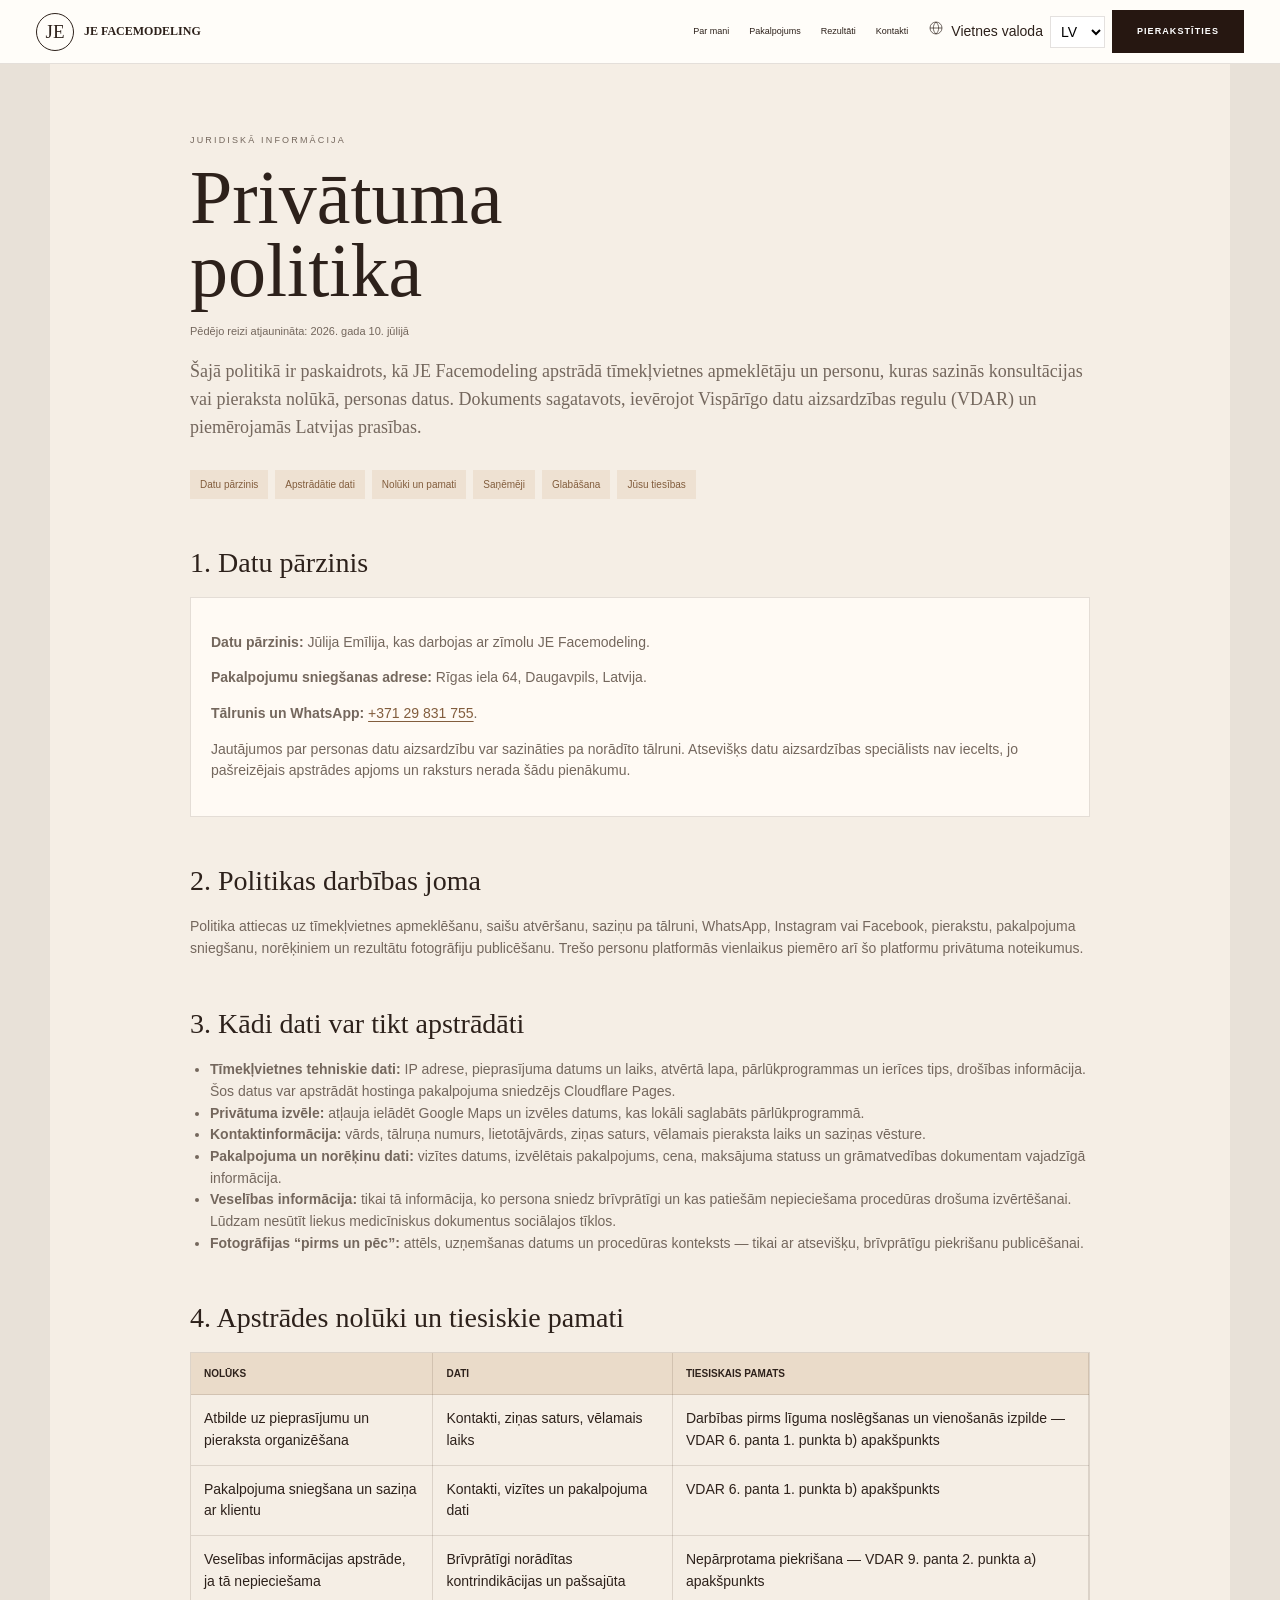
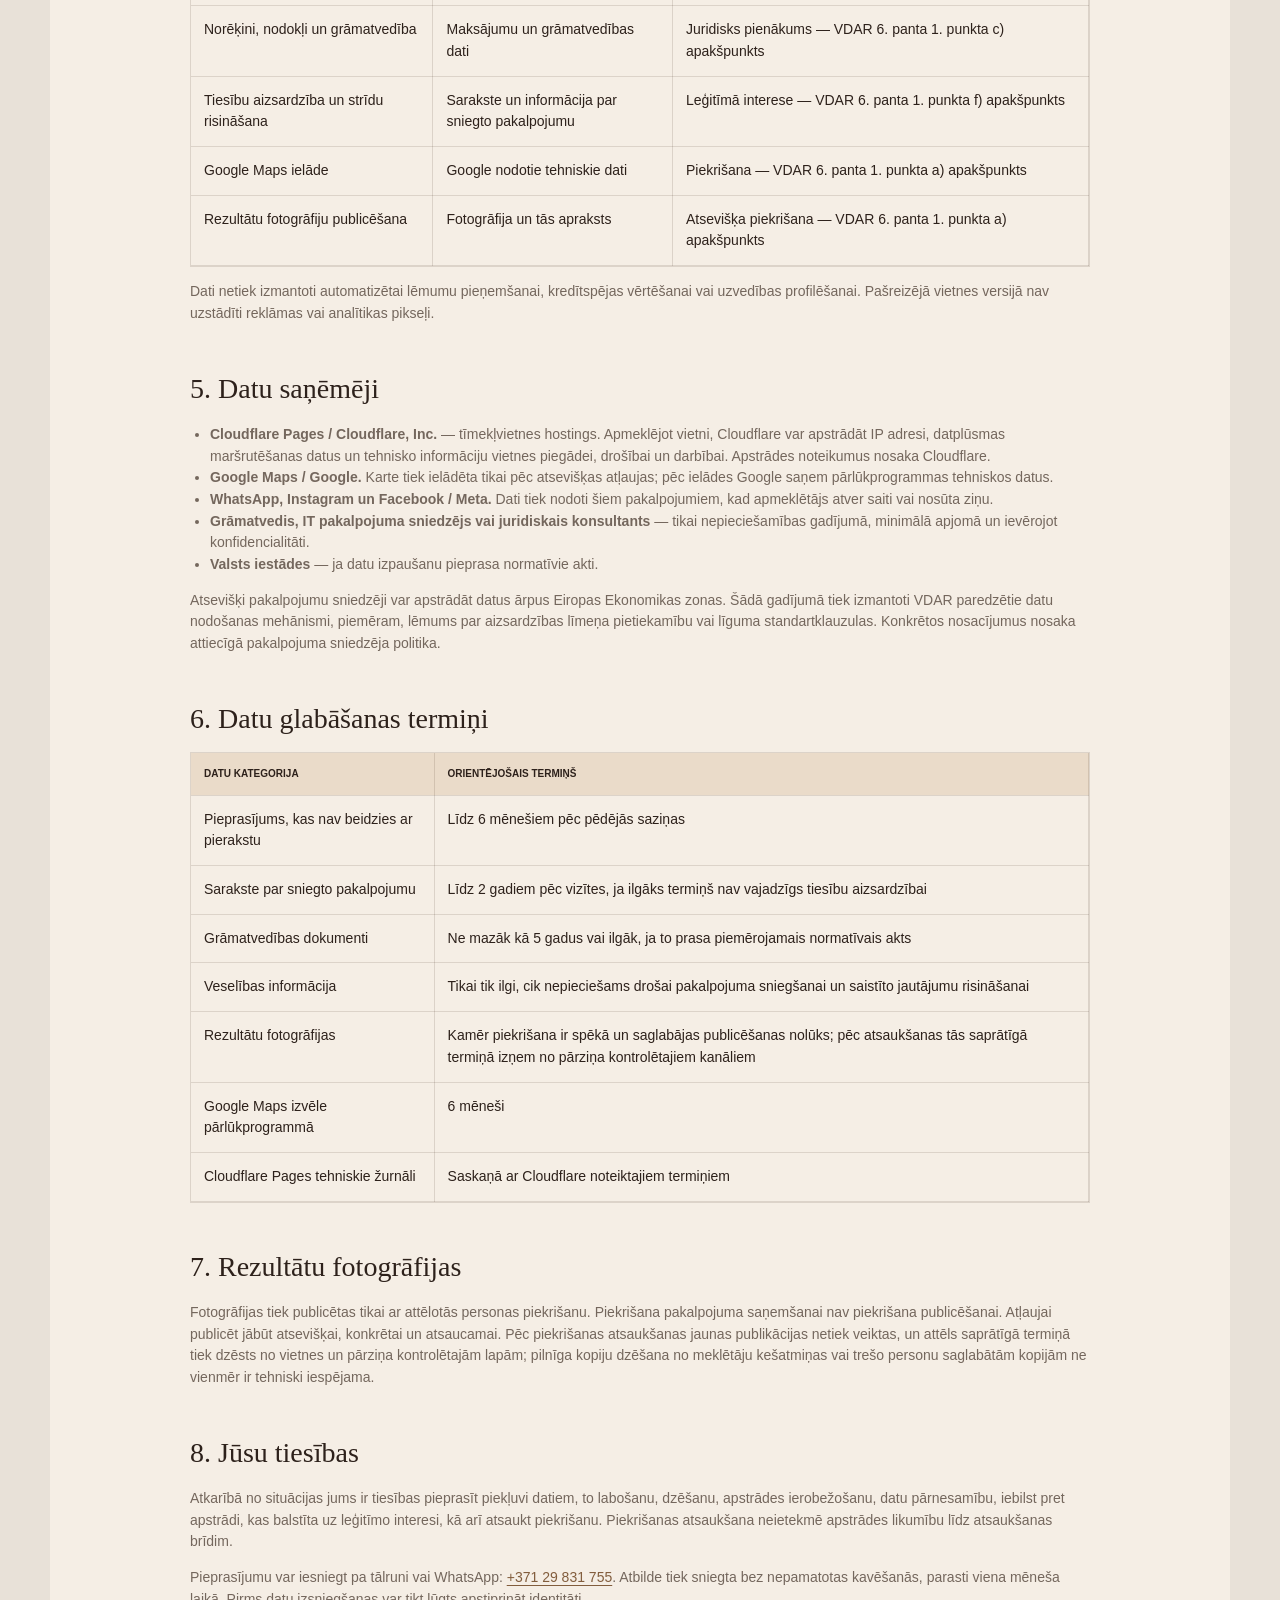
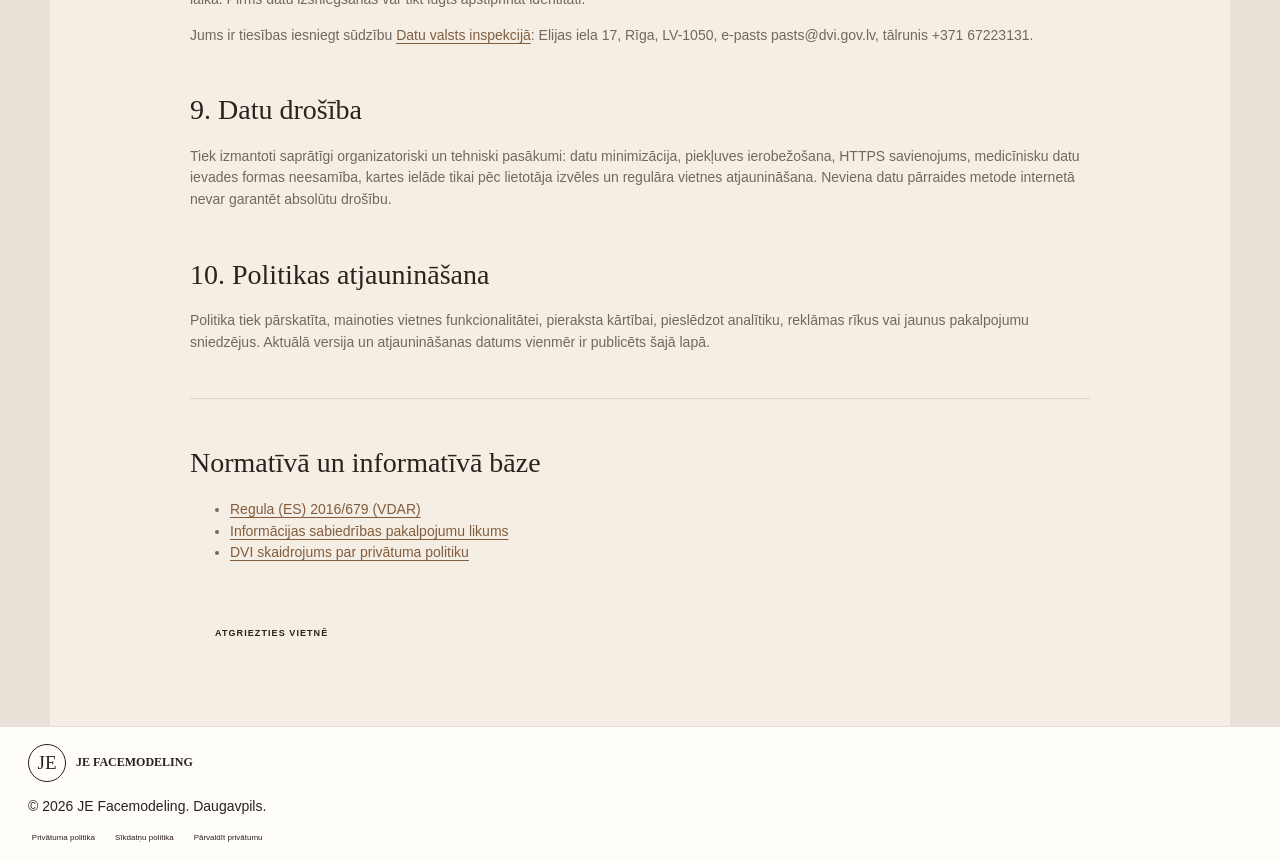
<file: privacy-lv.html>
<!DOCTYPE html>

<html lang="lv">
<head>
<meta charset="utf-8"/>
<meta content="width=device-width, initial-scale=1, viewport-fit=cover" name="viewport"/>
<meta content="#f7f0e7" name="theme-color"/>
<meta content="index,follow" name="robots"/>
<meta content="strict-origin-when-cross-origin" name="referrer"/>
<meta content="default-src 'self'; script-src 'self'; style-src 'self' 'unsafe-inline'; img-src 'self' data:; frame-src https://www.google.com https://maps.google.com; connect-src 'self'; object-src 'none'; base-uri 'self'; form-action 'self'; upgrade-insecure-requests" http-equiv="Content-Security-Policy"/>
<title>Privātuma politika — JE Facemodeling</title>
<link href="assets/ui/favicon.svg" rel="icon" type="image/svg+xml"/>
<link href="styles.css" rel="stylesheet"/>
<script defer="" src="content.js"></script><script defer="" src="app.js"></script>
</head>
<body class="legal-page">
<header class="site-header is-scrolled" data-header="">
<a aria-label="JE Facemodeling — sākumlapa" class="brand" href="lv.html"><span class="brand-mark">JE</span><span class="brand-name">JE Facemodeling</span></a>
<button aria-controls="site-nav" aria-expanded="false" class="menu-toggle" data-menu-toggle="" type="button"><span class="sr-only">Atvērt izvēlni</span><span></span><span></span></button>
<nav aria-label="Navigācija" class="site-nav" data-nav="" id="site-nav"><a href="lv.html#about">Par mani</a><a href="lv.html#service">Pakalpojums</a><a href="lv.html#results">Rezultāti</a><a href="lv.html#contacts">Kontakti</a><label class="language-picker"><span aria-hidden="true" class="language-picker-icon"><svg viewbox="0 0 24 24"><circle cx="12" cy="12" r="9"></circle><path d="M3 12h18M12 3c2.6 2.5 4 5.5 4 9s-1.4 6.5-4 9c-2.6-2.5-4-5.5-4-9s1.4-6.5 4-9Z"></path></svg></span><span class="language-picker-label">Vietnes valoda</span><select aria-label="Vietnes valoda" data-language-select=""><option value="privacy.html">RU</option><option selected="" value="privacy-lv.html">LV</option></select><span aria-hidden="true" class="language-picker-chevron"></span></label></nav>
<a class="button button-small button-dark header-cta" data-booking-link="" href="lv.html#contacts">Pierakstīties</a>
</header>
<main class="legal-main"><article class="container legal-content"><p class="eyebrow eyebrow-dark">Juridiskā informācija</p><h1>Privātuma politika</h1><p class="updated">Pēdējo reizi atjaunināta: 2026. gada 10. jūlijā</p>
<p class="legal-lead">Šajā politikā ir paskaidrots, kā JE Facemodeling apstrādā tīmekļvietnes apmeklētāju un personu, kuras sazinās konsultācijas vai pieraksta nolūkā, personas datus. Dokuments sagatavots, ievērojot Vispārīgo datu aizsardzības regulu (VDAR) un piemērojamās Latvijas prasības.</p>

<nav aria-label="Saturs" class="legal-toc"><a href="#controller">Datu pārzinis</a><a href="#data">Apstrādātie dati</a><a href="#purposes">Nolūki un pamati</a><a href="#recipients">Saņēmēji</a><a href="#retention">Glabāšana</a><a href="#rights">Jūsu tiesības</a></nav>
<h2 id="controller">1. Datu pārzinis</h2>
<div class="legal-card"><p><strong>Datu pārzinis:</strong> Jūlija Emīlija, kas darbojas ar zīmolu JE Facemodeling.</p><p><strong>Pakalpojumu sniegšanas adrese:</strong> Rīgas iela 64, Daugavpils, Latvija.</p><p><strong>Tālrunis un WhatsApp:</strong> <a href="tel:+37129831755">+371 29 831 755</a>.</p><p>Jautājumos par personas datu aizsardzību var sazināties pa norādīto tālruni. Atsevišķs datu aizsardzības speciālists nav iecelts, jo pašreizējais apstrādes apjoms un raksturs nerada šādu pienākumu.</p></div>
<h2 id="scope">2. Politikas darbības joma</h2>
<p>Politika attiecas uz tīmekļvietnes apmeklēšanu, saišu atvēršanu, saziņu pa tālruni, WhatsApp, Instagram vai Facebook, pierakstu, pakalpojuma sniegšanu, norēķiniem un rezultātu fotogrāfiju publicēšanu. Trešo personu platformās vienlaikus piemēro arī šo platformu privātuma noteikumus.</p>
<h2 id="data">3. Kādi dati var tikt apstrādāti</h2>
<ul class="legal-list"><li><strong>Tīmekļvietnes tehniskie dati:</strong> IP adrese, pieprasījuma datums un laiks, atvērtā lapa, pārlūkprogrammas un ierīces tips, drošības informācija. Šos datus var apstrādāt hostinga pakalpojuma sniedzējs Cloudflare Pages.</li><li><strong>Privātuma izvēle:</strong> atļauja ielādēt Google Maps un izvēles datums, kas lokāli saglabāts pārlūkprogrammā.</li><li><strong>Kontaktinformācija:</strong> vārds, tālruņa numurs, lietotājvārds, ziņas saturs, vēlamais pieraksta laiks un saziņas vēsture.</li><li><strong>Pakalpojuma un norēķinu dati:</strong> vizītes datums, izvēlētais pakalpojums, cena, maksājuma statuss un grāmatvedības dokumentam vajadzīgā informācija.</li><li><strong>Veselības informācija:</strong> tikai tā informācija, ko persona sniedz brīvprātīgi un kas patiešām nepieciešama procedūras drošuma izvērtēšanai. Lūdzam nesūtīt liekus medicīniskus dokumentus sociālajos tīklos.</li><li><strong>Fotogrāfijas “pirms un pēc”:</strong> attēls, uzņemšanas datums un procedūras konteksts — tikai ar atsevišķu, brīvprātīgu piekrišanu publicēšanai.</li></ul>
<h2 id="purposes">4. Apstrādes nolūki un tiesiskie pamati</h2>
<div class="legal-table-wrap"><table class="legal-table"><thead><tr><th>Nolūks</th><th>Dati</th><th>Tiesiskais pamats</th></tr></thead><tbody><tr><td>Atbilde uz pieprasījumu un pieraksta organizēšana</td><td>Kontakti, ziņas saturs, vēlamais laiks</td><td>Darbības pirms līguma noslēgšanas un vienošanās izpilde — VDAR 6. panta 1. punkta b) apakšpunkts</td></tr><tr><td>Pakalpojuma sniegšana un saziņa ar klientu</td><td>Kontakti, vizītes un pakalpojuma dati</td><td>VDAR 6. panta 1. punkta b) apakšpunkts</td></tr><tr><td>Veselības informācijas apstrāde, ja tā nepieciešama</td><td>Brīvprātīgi norādītas kontrindikācijas un pašsajūta</td><td>Nepārprotama piekrišana — VDAR 9. panta 2. punkta a) apakšpunkts</td></tr><tr><td>Norēķini, nodokļi un grāmatvedība</td><td>Maksājumu un grāmatvedības dati</td><td>Juridisks pienākums — VDAR 6. panta 1. punkta c) apakšpunkts</td></tr><tr><td>Tiesību aizsardzība un strīdu risināšana</td><td>Sarakste un informācija par sniegto pakalpojumu</td><td>Leģitīmā interese — VDAR 6. panta 1. punkta f) apakšpunkts</td></tr><tr><td>Google Maps ielāde</td><td>Google nodotie tehniskie dati</td><td>Piekrišana — VDAR 6. panta 1. punkta a) apakšpunkts</td></tr><tr><td>Rezultātu fotogrāfiju publicēšana</td><td>Fotogrāfija un tās apraksts</td><td>Atsevišķa piekrišana — VDAR 6. panta 1. punkta a) apakšpunkts</td></tr></tbody></table></div>
<p>Dati netiek izmantoti automatizētai lēmumu pieņemšanai, kredītspējas vērtēšanai vai uzvedības profilēšanai. Pašreizējā vietnes versijā nav uzstādīti reklāmas vai analītikas pikseļi.</p>
<h2 id="recipients">5. Datu saņēmēji</h2>
<ul class="legal-list"><li><strong>Cloudflare Pages / Cloudflare, Inc.</strong> — tīmekļvietnes hostings. Apmeklējot vietni, Cloudflare var apstrādāt IP adresi, datplūsmas maršrutēšanas datus un tehnisko informāciju vietnes piegādei, drošībai un darbībai. Apstrādes noteikumus nosaka Cloudflare.</li><li><strong>Google Maps / Google.</strong> Karte tiek ielādēta tikai pēc atsevišķas atļaujas; pēc ielādes Google saņem pārlūkprogrammas tehniskos datus.</li><li><strong>WhatsApp, Instagram un Facebook / Meta.</strong> Dati tiek nodoti šiem pakalpojumiem, kad apmeklētājs atver saiti vai nosūta ziņu.</li><li><strong>Grāmatvedis, IT pakalpojuma sniedzējs vai juridiskais konsultants</strong> — tikai nepieciešamības gadījumā, minimālā apjomā un ievērojot konfidencialitāti.</li><li><strong>Valsts iestādes</strong> — ja datu izpaušanu pieprasa normatīvie akti.</li></ul>
<p>Atsevišķi pakalpojumu sniedzēji var apstrādāt datus ārpus Eiropas Ekonomikas zonas. Šādā gadījumā tiek izmantoti VDAR paredzētie datu nodošanas mehānismi, piemēram, lēmums par aizsardzības līmeņa pietiekamību vai līguma standartklauzulas. Konkrētos nosacījumus nosaka attiecīgā pakalpojuma sniedzēja politika.</p>
<h2 id="retention">6. Datu glabāšanas termiņi</h2>
<div class="legal-table-wrap"><table class="legal-table"><thead><tr><th>Datu kategorija</th><th>Orientējošais termiņš</th></tr></thead><tbody><tr><td>Pieprasījums, kas nav beidzies ar pierakstu</td><td>Līdz 6 mēnešiem pēc pēdējās saziņas</td></tr><tr><td>Sarakste par sniegto pakalpojumu</td><td>Līdz 2 gadiem pēc vizītes, ja ilgāks termiņš nav vajadzīgs tiesību aizsardzībai</td></tr><tr><td>Grāmatvedības dokumenti</td><td>Ne mazāk kā 5 gadus vai ilgāk, ja to prasa piemērojamais normatīvais akts</td></tr><tr><td>Veselības informācija</td><td>Tikai tik ilgi, cik nepieciešams drošai pakalpojuma sniegšanai un saistīto jautājumu risināšanai</td></tr><tr><td>Rezultātu fotogrāfijas</td><td>Kamēr piekrišana ir spēkā un saglabājas publicēšanas nolūks; pēc atsaukšanas tās saprātīgā termiņā izņem no pārziņa kontrolētajiem kanāliem</td></tr><tr><td>Google Maps izvēle pārlūkprogrammā</td><td>6 mēneši</td></tr><tr><td>Cloudflare Pages tehniskie žurnāli</td><td>Saskaņā ar Cloudflare noteiktajiem termiņiem</td></tr></tbody></table></div>
<h2 id="photos">7. Rezultātu fotogrāfijas</h2>
<p>Fotogrāfijas tiek publicētas tikai ar attēlotās personas piekrišanu. Piekrišana pakalpojuma saņemšanai nav piekrišana publicēšanai. Atļaujai publicēt jābūt atsevišķai, konkrētai un atsaucamai. Pēc piekrišanas atsaukšanas jaunas publikācijas netiek veiktas, un attēls saprātīgā termiņā tiek dzēsts no vietnes un pārziņa kontrolētajām lapām; pilnīga kopiju dzēšana no meklētāju kešatmiņas vai trešo personu saglabātām kopijām ne vienmēr ir tehniski iespējama.</p>
<h2 id="rights">8. Jūsu tiesības</h2>
<p>Atkarībā no situācijas jums ir tiesības pieprasīt piekļuvi datiem, to labošanu, dzēšanu, apstrādes ierobežošanu, datu pārnesamību, iebilst pret apstrādi, kas balstīta uz leģitīmo interesi, kā arī atsaukt piekrišanu. Piekrišanas atsaukšana neietekmē apstrādes likumību līdz atsaukšanas brīdim.</p><p>Pieprasījumu var iesniegt pa tālruni vai WhatsApp: <a href="tel:+37129831755">+371 29 831 755</a>. Atbilde tiek sniegta bez nepamatotas kavēšanās, parasti viena mēneša laikā. Pirms datu izsniegšanas var tikt lūgts apstiprināt identitāti.</p><p>Jums ir tiesības iesniegt sūdzību <a href="https://www.dvi.gov.lv/lv/pakalpojumi/sudziba-par-personas-datu-apstradi" rel="noopener noreferrer" target="_blank">Datu valsts inspekcijā</a>: Elijas iela 17, Rīga, LV-1050, e-pasts pasts@dvi.gov.lv, tālrunis +371 67223131.</p>
<h2 id="security">9. Datu drošība</h2>
<p>Tiek izmantoti saprātīgi organizatoriski un tehniski pasākumi: datu minimizācija, piekļuves ierobežošana, HTTPS savienojums, medicīnisku datu ievades formas neesamība, kartes ielāde tikai pēc lietotāja izvēles un regulāra vietnes atjaunināšana. Neviena datu pārraides metode internetā nevar garantēt absolūtu drošību.</p>
<h2 id="updates">10. Politikas atjaunināšana</h2>
<p>Politika tiek pārskatīta, mainoties vietnes funkcionalitātei, pieraksta kārtībai, pieslēdzot analītiku, reklāmas rīkus vai jaunus pakalpojumu sniedzējus. Aktuālā versija un atjaunināšanas datums vienmēr ir publicēts šajā lapā.</p>
<div class="legal-sources"><h2>Normatīvā un informatīvā bāze</h2><ul><li><a href="https://eur-lex.europa.eu/eli/reg/2016/679/oj" rel="noopener noreferrer" target="_blank">Regula (ES) 2016/679 (VDAR)</a></li><li><a href="https://likumi.lv/ta/id/96619-informacijas-sabiedribas-pakalpojumu-likums" rel="noopener noreferrer" target="_blank">Informācijas sabiedrības pakalpojumu likums</a></li><li><a href="https://www.dvi.gov.lv/lv/jaunums/dviskaidro-privatuma-politika" rel="noopener noreferrer" target="_blank">DVI skaidrojums par privātuma politiku</a></li></ul></div>
<a class="button button-ghost-dark legal-back" href="lv.html">Atgriezties vietnē</a></article></main>
<footer class="site-footer"><div class="container footer-grid"><a class="brand brand-dark" href="lv.html"><span class="brand-mark">JE</span><span class="brand-name">JE Facemodeling</span></a><p>© <span data-year=""></span> JE Facemodeling. Daugavpils.</p><nav aria-label="Juridiskā informācija"><a href="privacy-lv.html">Privātuma politika</a><a href="cookies-lv.html">Sīkdatņu politika</a><button class="footer-button" data-cookie-settings="" type="button">Pārvaldīt privātumu</button></nav></div></footer>
<dialog aria-labelledby="consent-title" class="consent-dialog" data-consent-dialog=""><form method="dialog"><div class="dialog-head"><div><p class="eyebrow eyebrow-dark">Iestatījumi</p><h2 id="consent-title">Jūsu privātuma izvēle</h2></div><button aria-label="Aizvērt" class="icon-button" value="cancel">×</button></div><div class="consent-option"><div><strong>Nepieciešamā lokālā glabāšana</strong><p>Saglabā jūsu izvēli 6 mēnešus.</p></div><span class="always-on">Vienmēr ieslēgta</span></div><label class="consent-option"><div><strong>Google Maps</strong><p>Atļauj ielādēt Google ārējo karti galvenajā lapā.</p></div><input data-external-toggle="" type="checkbox"/><span aria-hidden="true" class="switch"></span></label><div class="dialog-actions"><button class="button button-ghost-dark" value="cancel">Atcelt</button><button class="button button-dark" data-save-consent="" value="default">Saglabāt izvēli</button></div></form></dialog>
</body></html>
</file>
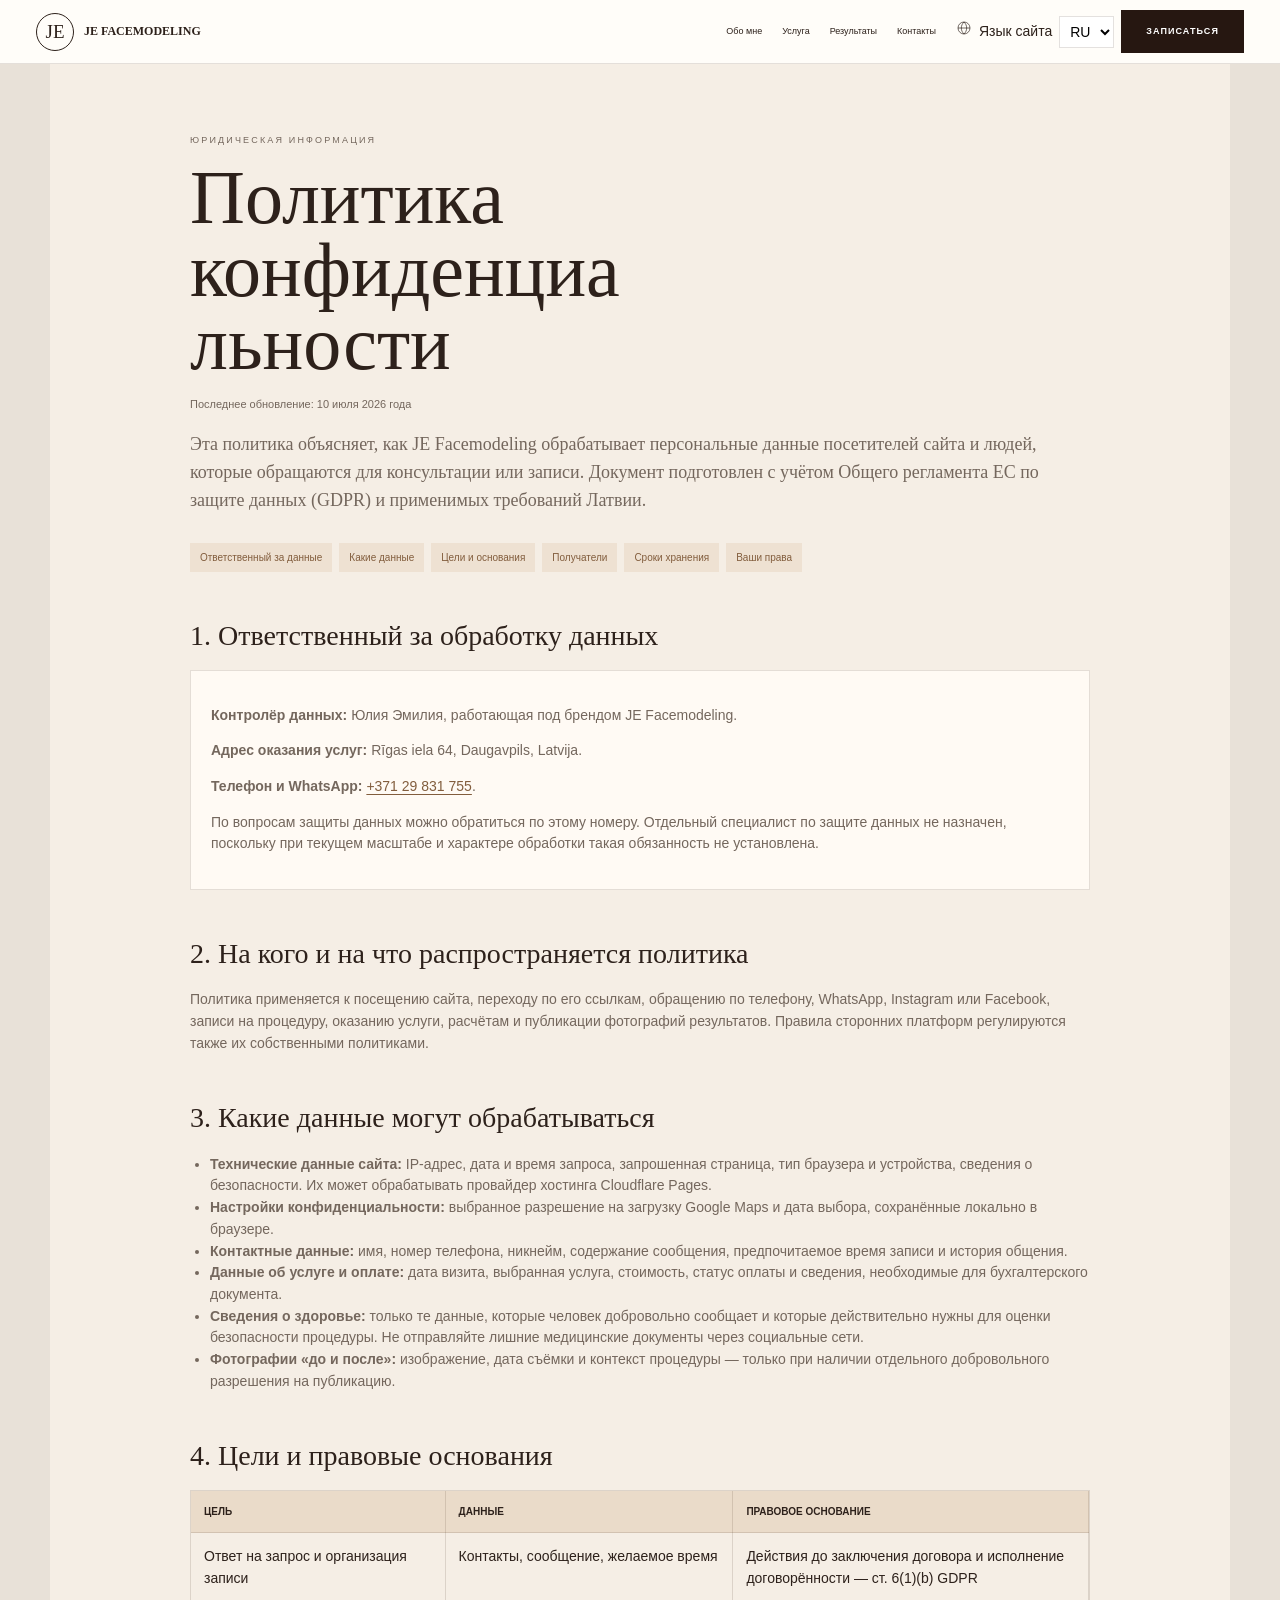
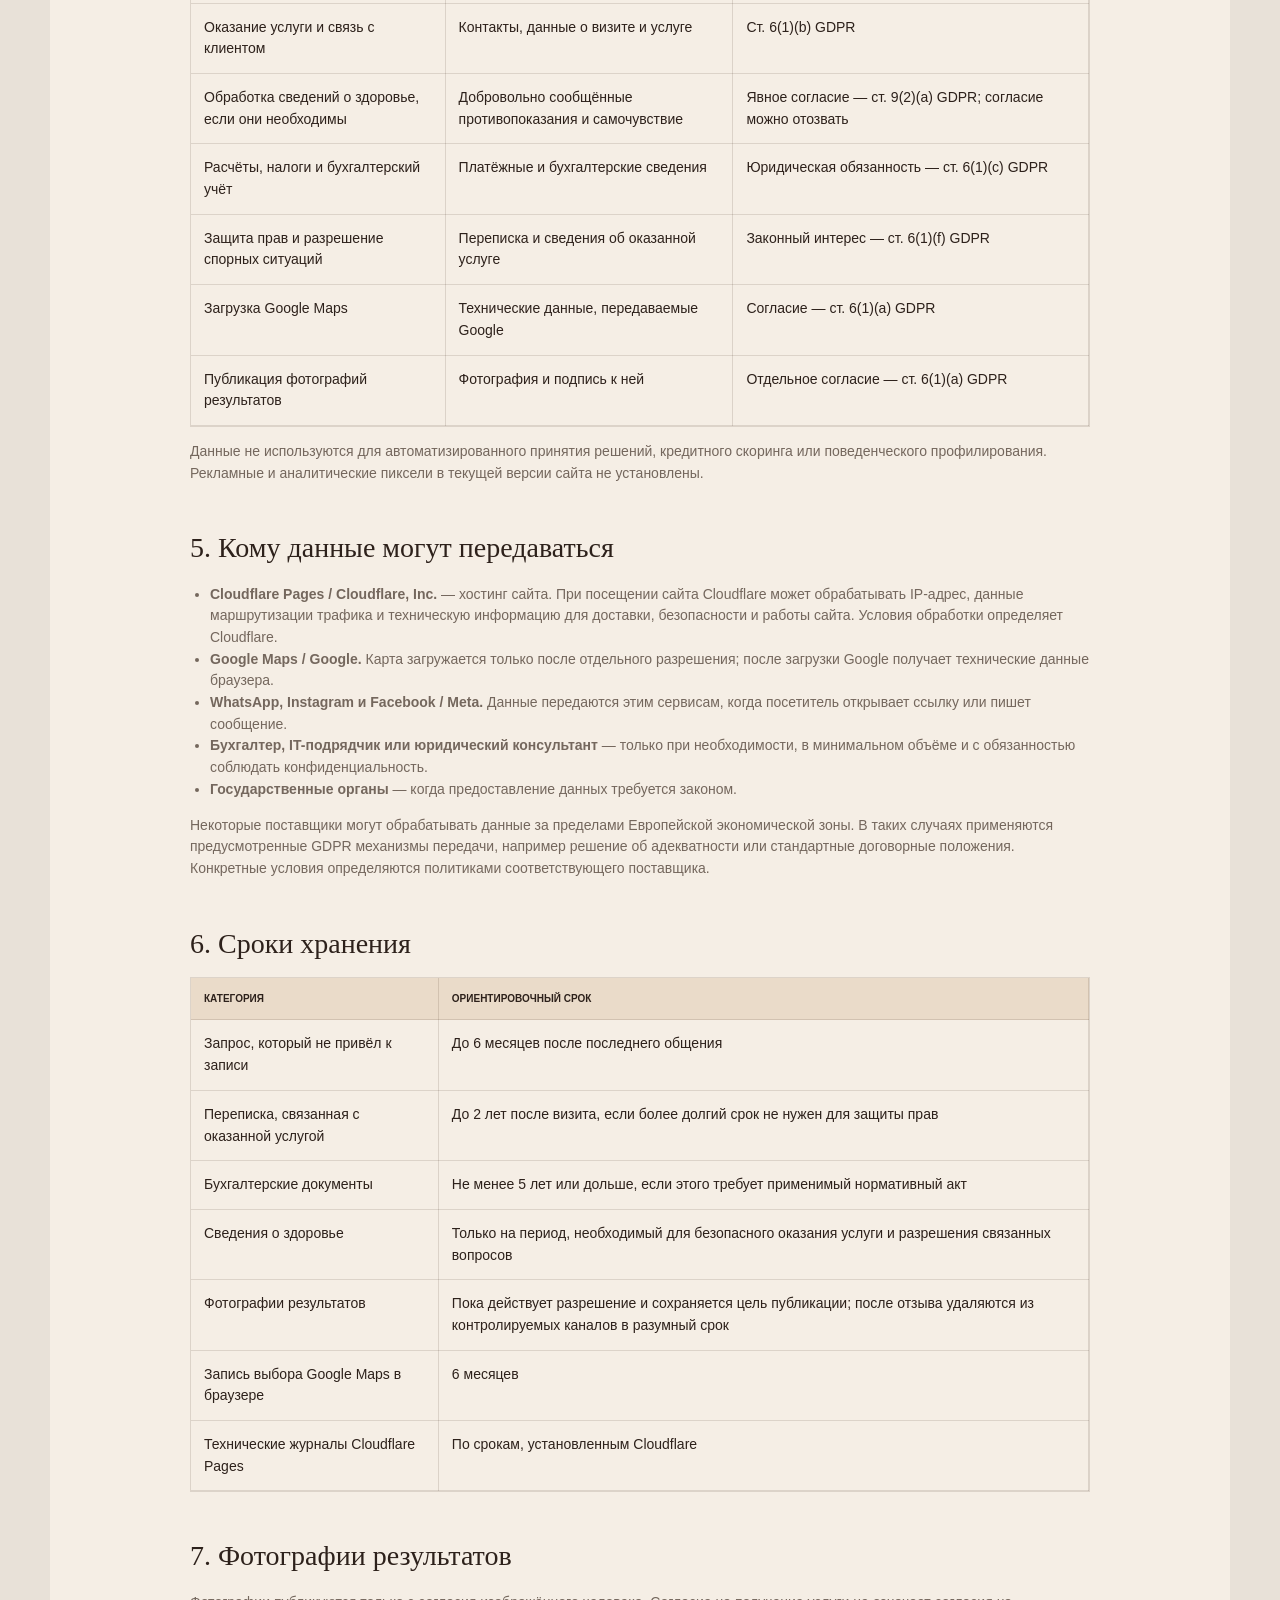
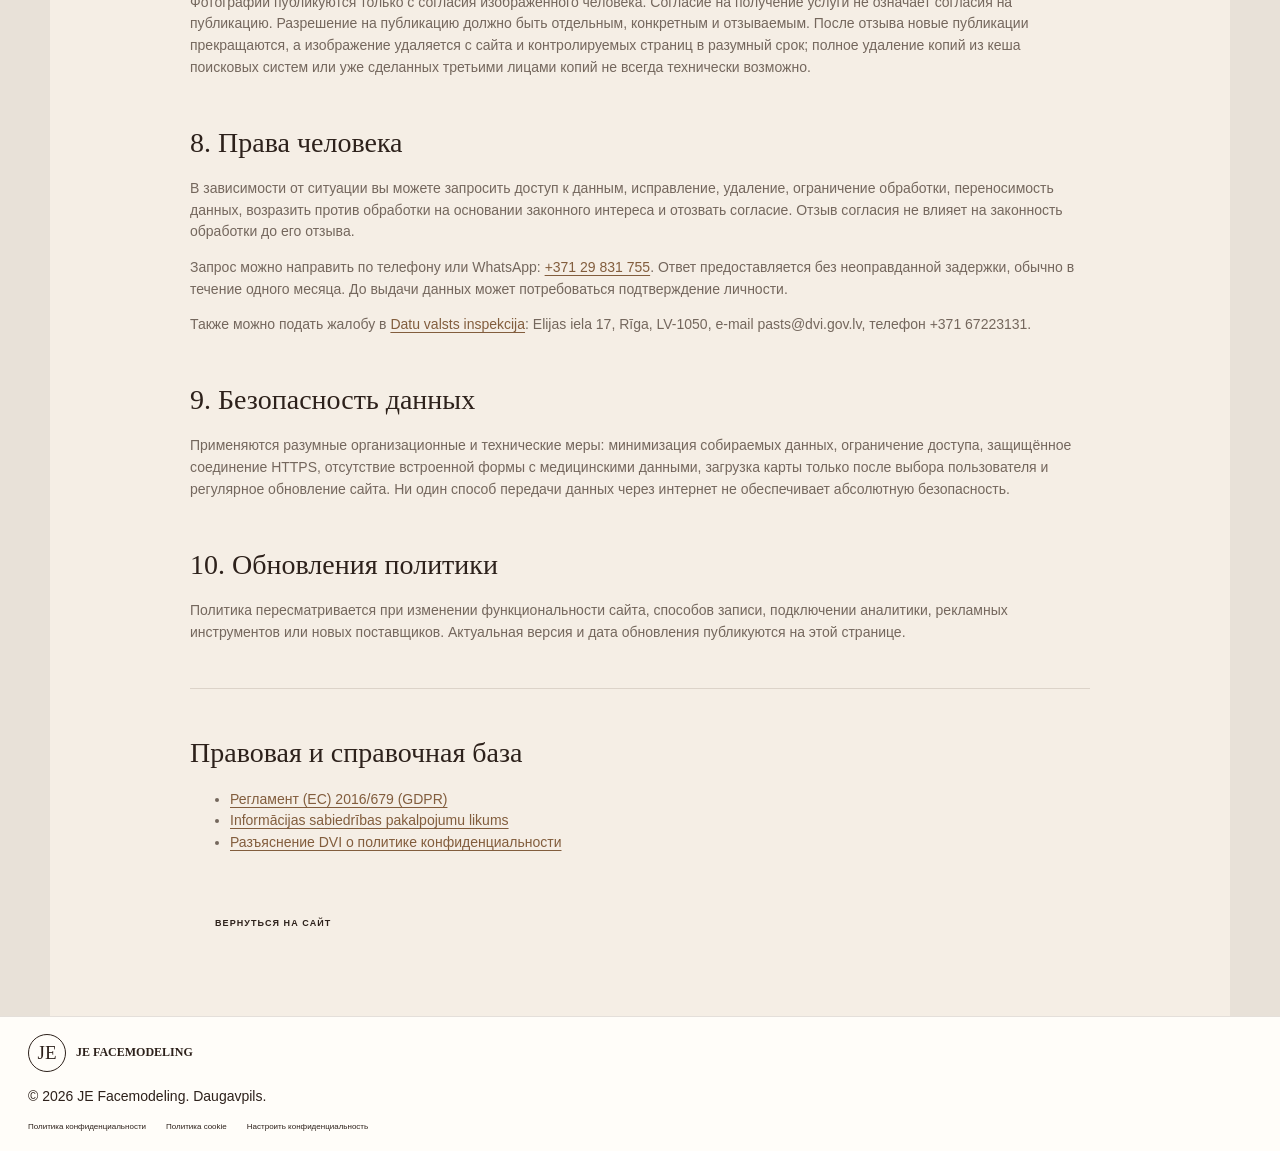
<file: privacy.html>
<!DOCTYPE html>

<html lang="ru">
<head>
<meta charset="utf-8"/>
<meta content="width=device-width, initial-scale=1, viewport-fit=cover" name="viewport"/>
<meta content="#f7f0e7" name="theme-color"/>
<meta content="index,follow" name="robots"/>
<meta content="strict-origin-when-cross-origin" name="referrer"/>
<meta content="default-src 'self'; script-src 'self'; style-src 'self' 'unsafe-inline'; img-src 'self' data:; frame-src https://www.google.com https://maps.google.com; connect-src 'self'; object-src 'none'; base-uri 'self'; form-action 'self'; upgrade-insecure-requests" http-equiv="Content-Security-Policy"/>
<title>Политика конфиденциальности — JE Facemodeling</title>
<link href="assets/ui/favicon.svg" rel="icon" type="image/svg+xml"/>
<link href="styles.css" rel="stylesheet"/>
<script defer="" src="content.js"></script><script defer="" src="app.js"></script>
</head>
<body class="legal-page">
<header class="site-header is-scrolled" data-header="">
<a aria-label="JE Facemodeling — на главную" class="brand" href="index.html"><span class="brand-mark">JE</span><span class="brand-name">JE Facemodeling</span></a>
<button aria-controls="site-nav" aria-expanded="false" class="menu-toggle" data-menu-toggle="" type="button"><span class="sr-only">Открыть меню</span><span></span><span></span></button>
<nav aria-label="Навигация" class="site-nav" data-nav="" id="site-nav"><a href="index.html#about">Обо мне</a><a href="index.html#service">Услуга</a><a href="index.html#results">Результаты</a><a href="index.html#contacts">Контакты</a><label class="language-picker"><span aria-hidden="true" class="language-picker-icon"><svg viewbox="0 0 24 24"><circle cx="12" cy="12" r="9"></circle><path d="M3 12h18M12 3c2.6 2.5 4 5.5 4 9s-1.4 6.5-4 9c-2.6-2.5-4-5.5-4-9s1.4-6.5 4-9Z"></path></svg></span><span class="language-picker-label">Язык сайта</span><select aria-label="Язык сайта" data-language-select=""><option selected="" value="privacy.html">RU</option><option value="privacy-lv.html">LV</option></select><span aria-hidden="true" class="language-picker-chevron"></span></label></nav>
<a class="button button-small button-dark header-cta" data-booking-link="" href="index.html#contacts">Записаться</a>
</header>
<main class="legal-main"><article class="container legal-content"><p class="eyebrow eyebrow-dark">Юридическая информация</p><h1>Политика конфиденциальности</h1><p class="updated">Последнее обновление: 10 июля 2026 года</p>
<p class="legal-lead">Эта политика объясняет, как JE Facemodeling обрабатывает персональные данные посетителей сайта и людей, которые обращаются для консультации или записи. Документ подготовлен с учётом Общего регламента ЕС по защите данных (GDPR) и применимых требований Латвии.</p>

<nav aria-label="Содержание" class="legal-toc"><a href="#controller">Ответственный за данные</a><a href="#data">Какие данные</a><a href="#purposes">Цели и основания</a><a href="#recipients">Получатели</a><a href="#retention">Сроки хранения</a><a href="#rights">Ваши права</a></nav>
<h2 id="controller">1. Ответственный за обработку данных</h2>
<div class="legal-card"><p><strong>Контролёр данных:</strong> Юлия Эмилия, работающая под брендом JE Facemodeling.</p><p><strong>Адрес оказания услуг:</strong> Rīgas iela 64, Daugavpils, Latvija.</p><p><strong>Телефон и WhatsApp:</strong> <a href="tel:+37129831755">+371 29 831 755</a>.</p><p>По вопросам защиты данных можно обратиться по этому номеру. Отдельный специалист по защите данных не назначен, поскольку при текущем масштабе и характере обработки такая обязанность не установлена.</p></div>
<h2 id="scope">2. На кого и на что распространяется политика</h2>
<p>Политика применяется к посещению сайта, переходу по его ссылкам, обращению по телефону, WhatsApp, Instagram или Facebook, записи на процедуру, оказанию услуги, расчётам и публикации фотографий результатов. Правила сторонних платформ регулируются также их собственными политиками.</p>
<h2 id="data">3. Какие данные могут обрабатываться</h2>
<ul class="legal-list"><li><strong>Технические данные сайта:</strong> IP-адрес, дата и время запроса, запрошенная страница, тип браузера и устройства, сведения о безопасности. Их может обрабатывать провайдер хостинга Cloudflare Pages.</li><li><strong>Настройки конфиденциальности:</strong> выбранное разрешение на загрузку Google Maps и дата выбора, сохранённые локально в браузере.</li><li><strong>Контактные данные:</strong> имя, номер телефона, никнейм, содержание сообщения, предпочитаемое время записи и история общения.</li><li><strong>Данные об услуге и оплате:</strong> дата визита, выбранная услуга, стоимость, статус оплаты и сведения, необходимые для бухгалтерского документа.</li><li><strong>Сведения о здоровье:</strong> только те данные, которые человек добровольно сообщает и которые действительно нужны для оценки безопасности процедуры. Не отправляйте лишние медицинские документы через социальные сети.</li><li><strong>Фотографии «до и после»:</strong> изображение, дата съёмки и контекст процедуры — только при наличии отдельного добровольного разрешения на публикацию.</li></ul>
<h2 id="purposes">4. Цели и правовые основания</h2>
<div class="legal-table-wrap"><table class="legal-table"><thead><tr><th>Цель</th><th>Данные</th><th>Правовое основание</th></tr></thead><tbody><tr><td>Ответ на запрос и организация записи</td><td>Контакты, сообщение, желаемое время</td><td>Действия до заключения договора и исполнение договорённости — ст. 6(1)(b) GDPR</td></tr><tr><td>Оказание услуги и связь с клиентом</td><td>Контакты, данные о визите и услуге</td><td>Ст. 6(1)(b) GDPR</td></tr><tr><td>Обработка сведений о здоровье, если они необходимы</td><td>Добровольно сообщённые противопоказания и самочувствие</td><td>Явное согласие — ст. 9(2)(a) GDPR; согласие можно отозвать</td></tr><tr><td>Расчёты, налоги и бухгалтерский учёт</td><td>Платёжные и бухгалтерские сведения</td><td>Юридическая обязанность — ст. 6(1)(c) GDPR</td></tr><tr><td>Защита прав и разрешение спорных ситуаций</td><td>Переписка и сведения об оказанной услуге</td><td>Законный интерес — ст. 6(1)(f) GDPR</td></tr><tr><td>Загрузка Google Maps</td><td>Технические данные, передаваемые Google</td><td>Согласие — ст. 6(1)(a) GDPR</td></tr><tr><td>Публикация фотографий результатов</td><td>Фотография и подпись к ней</td><td>Отдельное согласие — ст. 6(1)(a) GDPR</td></tr></tbody></table></div>
<p>Данные не используются для автоматизированного принятия решений, кредитного скоринга или поведенческого профилирования. Рекламные и аналитические пиксели в текущей версии сайта не установлены.</p>
<h2 id="recipients">5. Кому данные могут передаваться</h2>
<ul class="legal-list"><li><strong>Cloudflare Pages / Cloudflare, Inc.</strong> — хостинг сайта. При посещении сайта Cloudflare может обрабатывать IP-адрес, данные маршрутизации трафика и техническую информацию для доставки, безопасности и работы сайта. Условия обработки определяет Cloudflare.</li><li><strong>Google Maps / Google.</strong> Карта загружается только после отдельного разрешения; после загрузки Google получает технические данные браузера.</li><li><strong>WhatsApp, Instagram и Facebook / Meta.</strong> Данные передаются этим сервисам, когда посетитель открывает ссылку или пишет сообщение.</li><li><strong>Бухгалтер, IT-подрядчик или юридический консультант</strong> — только при необходимости, в минимальном объёме и с обязанностью соблюдать конфиденциальность.</li><li><strong>Государственные органы</strong> — когда предоставление данных требуется законом.</li></ul>
<p>Некоторые поставщики могут обрабатывать данные за пределами Европейской экономической зоны. В таких случаях применяются предусмотренные GDPR механизмы передачи, например решение об адекватности или стандартные договорные положения. Конкретные условия определяются политиками соответствующего поставщика.</p>
<h2 id="retention">6. Сроки хранения</h2>
<div class="legal-table-wrap"><table class="legal-table"><thead><tr><th>Категория</th><th>Ориентировочный срок</th></tr></thead><tbody><tr><td>Запрос, который не привёл к записи</td><td>До 6 месяцев после последнего общения</td></tr><tr><td>Переписка, связанная с оказанной услугой</td><td>До 2 лет после визита, если более долгий срок не нужен для защиты прав</td></tr><tr><td>Бухгалтерские документы</td><td>Не менее 5 лет или дольше, если этого требует применимый нормативный акт</td></tr><tr><td>Сведения о здоровье</td><td>Только на период, необходимый для безопасного оказания услуги и разрешения связанных вопросов</td></tr><tr><td>Фотографии результатов</td><td>Пока действует разрешение и сохраняется цель публикации; после отзыва удаляются из контролируемых каналов в разумный срок</td></tr><tr><td>Запись выбора Google Maps в браузере</td><td>6 месяцев</td></tr><tr><td>Технические журналы Cloudflare Pages</td><td>По срокам, установленным Cloudflare</td></tr></tbody></table></div>
<h2 id="photos">7. Фотографии результатов</h2>
<p>Фотографии публикуются только с согласия изображённого человека. Согласие на получение услуги не означает согласия на публикацию. Разрешение на публикацию должно быть отдельным, конкретным и отзываемым. После отзыва новые публикации прекращаются, а изображение удаляется с сайта и контролируемых страниц в разумный срок; полное удаление копий из кеша поисковых систем или уже сделанных третьими лицами копий не всегда технически возможно.</p>
<h2 id="rights">8. Права человека</h2>
<p>В зависимости от ситуации вы можете запросить доступ к данным, исправление, удаление, ограничение обработки, переносимость данных, возразить против обработки на основании законного интереса и отозвать согласие. Отзыв согласия не влияет на законность обработки до его отзыва.</p><p>Запрос можно направить по телефону или WhatsApp: <a href="tel:+37129831755">+371 29 831 755</a>. Ответ предоставляется без неоправданной задержки, обычно в течение одного месяца. До выдачи данных может потребоваться подтверждение личности.</p><p>Также можно подать жалобу в <a href="https://www.dvi.gov.lv/lv/pakalpojumi/sudziba-par-personas-datu-apstradi" rel="noopener noreferrer" target="_blank">Datu valsts inspekcija</a>: Elijas iela 17, Rīga, LV-1050, e-mail pasts@dvi.gov.lv, телефон +371 67223131.</p>
<h2 id="security">9. Безопасность данных</h2>
<p>Применяются разумные организационные и технические меры: минимизация собираемых данных, ограничение доступа, защищённое соединение HTTPS, отсутствие встроенной формы с медицинскими данными, загрузка карты только после выбора пользователя и регулярное обновление сайта. Ни один способ передачи данных через интернет не обеспечивает абсолютную безопасность.</p>
<h2 id="updates">10. Обновления политики</h2>
<p>Политика пересматривается при изменении функциональности сайта, способов записи, подключении аналитики, рекламных инструментов или новых поставщиков. Актуальная версия и дата обновления публикуются на этой странице.</p>
<div class="legal-sources"><h2>Правовая и справочная база</h2><ul><li><a href="https://eur-lex.europa.eu/eli/reg/2016/679/oj" rel="noopener noreferrer" target="_blank">Регламент (ЕС) 2016/679 (GDPR)</a></li><li><a href="https://likumi.lv/ta/id/96619-informacijas-sabiedribas-pakalpojumu-likums" rel="noopener noreferrer" target="_blank">Informācijas sabiedrības pakalpojumu likums</a></li><li><a href="https://www.dvi.gov.lv/lv/jaunums/dviskaidro-privatuma-politika" rel="noopener noreferrer" target="_blank">Разъяснение DVI о политике конфиденциальности</a></li></ul></div>
<a class="button button-ghost-dark legal-back" href="index.html">Вернуться на сайт</a></article></main>
<footer class="site-footer"><div class="container footer-grid"><a class="brand brand-dark" href="index.html"><span class="brand-mark">JE</span><span class="brand-name">JE Facemodeling</span></a><p>© <span data-year=""></span> JE Facemodeling. Daugavpils.</p><nav aria-label="Юридическая информация"><a href="privacy.html">Политика конфиденциальности</a><a href="cookies.html">Политика cookie</a><button class="footer-button" data-cookie-settings="" type="button">Настроить конфиденциальность</button></nav></div></footer>
<dialog aria-labelledby="consent-title" class="consent-dialog" data-consent-dialog=""><form method="dialog"><div class="dialog-head"><div><p class="eyebrow eyebrow-dark">Настройки</p><h2 id="consent-title">Ваш выбор конфиденциальности</h2></div><button aria-label="Закрыть" class="icon-button" value="cancel">×</button></div><div class="consent-option"><div><strong>Необходимое локальное хранение</strong><p>Сохраняет выбранные настройки на 6 месяцев.</p></div><span class="always-on">Всегда включено</span></div><label class="consent-option"><div><strong>Google Maps</strong><p>Разрешает загрузить внешнюю карту Google на главной странице.</p></div><input data-external-toggle="" type="checkbox"/><span aria-hidden="true" class="switch"></span></label><div class="dialog-actions"><button class="button button-ghost-dark" value="cancel">Отмена</button><button class="button button-dark" data-save-consent="" value="default">Сохранить выбор</button></div></form></dialog>
</body></html>
</file>
<file: styles.css>
:root {
  --canvas: 1180px;
  --ivory: #fbf8f2;
  --cream: #f5eee5;
  --sand: #eadbc9;
  --taupe: #a99583;
  --ink: #2d211b;
  --muted: #74675d;
  --brown: #513423;
  --espresso: #261711;
  --caramel: #d8a35e;
  --gold: #e6bd7e;
  --line: rgba(64, 44, 31, .14);
  --serif: "Iowan Old Style", Baskerville, "Times New Roman", serif;
  --sans: Inter, Arial, Helvetica, sans-serif;
}

* { box-sizing: border-box; }
html { scroll-behavior: smooth; scroll-padding-top: 64px; }
body { margin: 0; overflow-x: hidden; background: #e8e1d8; color: var(--ink); font: 14px/1.55 var(--sans); }
body.modal-open, body.menu-open { overflow: hidden; }
img { display: block; max-width: 100%; }
a { color: inherit; text-decoration: none; }
button, input, select { font: inherit; }
.site-shell { width: min(var(--canvas), 100%); margin-inline: auto; overflow: clip; background: var(--ivory); box-shadow: 0 16px 54px rgba(56, 37, 25, .18); }
.skip-link { position: fixed; z-index: 300; left: 12px; top: -60px; padding: 10px 14px; background: #fff; color: #000; }
.skip-link:focus { top: 12px; }
.sr-only { position: absolute; width: 1px; height: 1px; padding: 0; margin: -1px; overflow: hidden; clip: rect(0,0,0,0); white-space: nowrap; border: 0; }
.scroll-progress { position: fixed; z-index: 200; top: 0; left: 0; width: 100%; height: 2px; }
.scroll-progress span { display: block; width: 0; height: 100%; background: var(--caramel); }

/* Header */
.site-header { position: sticky; z-index: 120; top: 0; display: flex; align-items: center; min-height: 64px; padding: 9px 36px; border-bottom: 1px solid var(--line); background: rgba(255, 253, 249, .98); transition: box-shadow .25s ease; }
.site-header.is-scrolled { box-shadow: 0 5px 18px rgba(59, 40, 27, .09); }
.brand { display: flex; flex: none; align-items: center; gap: 10px; }
.brand-mark { display: grid; place-items: center; width: 38px; height: 38px; border: 1px solid currentColor; border-radius: 50%; font: 19px/1 var(--serif); }
.brand-lockup { display: grid; line-height: 1.05; text-transform: uppercase; }
.brand-lockup strong { font: 700 12px var(--serif); letter-spacing: .025em; }
.brand-lockup small { margin-top: 4px; color: #8c8077; font-size: 7px; letter-spacing: .04em; text-transform: none; }
.site-nav { display: flex; align-items: center; justify-content: flex-end; gap: 20px; width: 100%; margin-left: 44px; }
.site-nav > a { font-size: 9px; }
.site-nav > a:hover { color: #936236; }
.social-mini { display: flex; gap: 9px; margin-left: auto; }
.social-mini a { display: grid; place-items: center; width: 17px; height: 17px; font-size: 11px; font-weight: 700; }
.language-links { display: flex; align-items: center; gap: 6px; font-size: 9px; }
.language-links i { color: #b8aca2; font-style: normal; }
.language-links a { color: #857970; }
.language-links .is-active { color: var(--ink); font-weight: 700; }
.menu-toggle { display: none; margin-left: auto; padding: 10px; border: 0; background: transparent; }
.menu-toggle span:not(.sr-only) { display: block; width: 23px; height: 1px; margin: 6px; background: currentColor; }

/* Hero */
.hero { position: relative; isolation: isolate; height: 455px; overflow: hidden; color: #fff; background: var(--espresso); }
.hero-media, .hero-media picture, .hero-media img { position: absolute; inset: 0; width: 100%; height: 100%; }
.hero-media img { object-fit: cover; object-position: center 46%; filter: sepia(.12) saturate(.82) contrast(.98); }
.hero-overlay { position: absolute; z-index: 1; inset: 0; background: linear-gradient(90deg, rgba(39, 21, 12, .70) 0%, rgba(50, 29, 17, .32) 39%, rgba(45, 25, 14, .06) 61%, rgba(38, 20, 11, .45) 100%); }
.hero-layout { position: relative; z-index: 2; display: grid; grid-template-columns: minmax(0, 1fr) 250px; align-items: center; gap: 52px; height: 100%; padding: 36px 64px; }
.eyebrow { margin: 0 0 14px; font-size: 9px; line-height: 1.45; letter-spacing: .24em; text-transform: uppercase; }
.eyebrow-dark { color: #9a6b42; }
.hero-copy { max-width: 490px; }
.hero h1, .about-section h2, .editorial-grid h2, .gift-section h2, .social-proof h2, .contacts-section h2, .legal-content h1, .legal-content h2 { font-family: var(--serif); font-weight: 400; }
.hero h1 { margin: 0; font-size: clamp(56px, 5.25vw, 72px); line-height: .92; letter-spacing: -.035em; }
.hero-subtitle { margin: 14px 0 0; font: 20px var(--serif); }
.hero-actions { display: flex; gap: 12px; margin-top: 24px; }
.button { display: inline-flex; align-items: center; justify-content: center; gap: 16px; min-height: 43px; padding: 0 24px; border: 1px solid transparent; border-radius: 0; background: none; color: inherit; font-size: 9px; font-weight: 700; letter-spacing: .12em; text-transform: uppercase; cursor: pointer; }
.button-gold { background: linear-gradient(90deg, #dba960, #edc889); color: #2c1d14; box-shadow: 0 8px 22px rgba(75, 41, 18, .14); }
.button-outline { border-color: rgba(255, 255, 255, .72); color: #fff; }
.button-line { border-color: #a47c59; color: var(--ink); }
.button-dark { background: var(--espresso); color: #fff; }
.button-dark-text { color: #2c1d14; }
.play { display: grid; place-items: center; width: 22px; height: 22px; border: 1px solid currentColor; border-radius: 50%; }
.hero-benefits { align-self: center; }
.hero-benefits-title { margin: 0 0 18px; font: 24px/1.08 var(--serif); }
.hero-benefits ul { display: grid; gap: 11px; margin: 0; padding: 0; list-style: none; }
.hero-benefits li { display: flex; align-items: center; gap: 11px; font-size: 10px; line-height: 1.25; }
.hero-benefits li span { display: grid; place-items: center; flex: 0 0 33px; width: 33px; height: 33px; border: 1px solid var(--gold); border-radius: 50%; color: var(--gold); font: 15px var(--serif); }

/* Information strip */
.trust-strip { display: grid; grid-template-columns: repeat(6, 1fr); min-height: 76px; padding: 12px 26px; border-bottom: 1px solid var(--line); background: #fffdf9; }
.trust-strip > div { display: flex; align-items: center; gap: 9px; min-width: 0; padding: 0 12px; border-right: 1px solid var(--line); }
.trust-strip > div:last-child { border: 0; }
.trust-strip > div > span { display: grid; place-items: center; flex: 0 0 34px; width: 34px; height: 34px; border: 1px solid #ded0c0; border-radius: 50%; background: #f2e9de; color: #705039; font-size: 12px; }
.trust-strip p { display: grid; margin: 0; line-height: 1.12; }
.trust-strip strong { font-size: 9px; }
.trust-strip small { margin-top: 4px; color: #8a7e75; font-size: 7px; }

/* Compact Julia editorial */
.about-section { display: grid; grid-template-columns: 36% 39% 25%; min-height: 385px; background: var(--cream); }
.about-portrait { margin: 0; min-height: 385px; overflow: hidden; }
.about-portrait img { width: 100%; height: 100%; object-fit: cover; object-position: center 24%; }
.about-copy { align-self: center; min-width: 0; padding: 44px 38px; }
.about-copy h2 { margin: 0; font-size: 43px; line-height: .98; }
.about-copy .role { margin: 8px 0 18px; color: #86766a; font: 15px var(--serif); }
.about-copy p:not(.eyebrow):not(.role) { color: #62564d; }
.about-lead { font-size: 14px; }
.credentials { display: flex; flex-wrap: wrap; gap: 6px; margin: 17px 0; }
.credentials span { padding: 6px 9px; border: 1px solid var(--line); color: #74543a; font-size: 8px; letter-spacing: .08em; text-transform: uppercase; }
.about-quote { align-self: center; margin: 44px 34px 44px 0; padding-left: 30px; border-left: 1px solid var(--line); color: #74675d; font: italic 21px/1.55 var(--serif); }
.about-quote cite { display: block; margin-top: 22px; color: #64564b; font: 9px var(--sans); font-style: normal; letter-spacing: .08em; text-transform: uppercase; }

/* Results + ritual */
.editorial-grid { display: grid; grid-template-columns: 1fr 1fr; min-height: 520px; border-top: 1px solid var(--line); background: #fffdf9; }
.results-panel, .ritual-panel { min-width: 0; padding: 38px 42px; }
.results-panel { border-right: 1px solid var(--line); }
.panel-heading { display: flex; align-items: end; justify-content: space-between; gap: 18px; }
.panel-heading h2, .ritual-panel h2, .social-proof h2 { margin: 0 0 16px; font-size: 36px; line-height: 1; }
.slider-nav { display: flex; align-items: center; gap: 9px; margin-bottom: 15px; }
.slider-nav button { width: 30px; height: 30px; padding: 0; border: 0; background: transparent; color: var(--ink); font-size: 18px; cursor: pointer; }
.slider-nav span { font-size: 9px; }
.results-grid { position: relative; }
.result-card { display: none; margin: 0; }
.result-card.is-current { display: block; }
.compare { --position: 50%; position: relative; aspect-ratio: 1.62 / 1; overflow: hidden; background: #cdbca9; }
.compare img { position: absolute; inset: 0; width: 100%; height: 100%; object-fit: cover; }
.compare .after-image { clip-path: inset(0 0 0 var(--position)); }
.compare-divider { position: absolute; z-index: 3; left: var(--position); top: 0; width: 1px; height: 100%; background: #fff; }
.compare-handle { position: absolute; z-index: 4; left: var(--position); top: 50%; width: 34px; height: 34px; translate: -50% -50%; border-radius: 50%; background: #fff; box-shadow: 0 2px 12px rgba(0,0,0,.18); }
.compare-handle::before { content: "↔"; display: grid; place-items: center; height: 100%; font-size: 11px; }
.compare-label { position: absolute; z-index: 3; bottom: 13px; color: #fff; font: 20px var(--serif); text-shadow: 0 1px 5px #000; }
.compare-label-before { left: 14px; }
.compare-label-after { right: 14px; }
.compare input { position: absolute; z-index: 5; inset: 0; width: 100%; height: 100%; margin: 0; opacity: 0; cursor: ew-resize; }
.result-caption { display: flex; align-items: center; justify-content: space-between; padding: 12px 0; border-bottom: 1px solid var(--line); }
.result-caption span { font-family: var(--serif); font-size: 17px; }
.result-caption button { border: 0; background: none; color: #815b3e; font-size: 8px; letter-spacing: .08em; text-transform: uppercase; cursor: pointer; }
.result-note { min-height: 42px; color: #7c7067; font-size: 10px; }
.ritual-panel ol { display: grid; margin: 0; padding: 0; border-top: 1px solid var(--line); list-style: none; }
.ritual-panel li { display: grid; grid-template-columns: 46px 1fr; align-items: center; gap: 16px; min-height: 88px; padding: 13px 6px; border-bottom: 1px solid var(--line); }
.ritual-icon { display: grid; place-items: center; width: 40px; height: 40px; border: 1px solid #ba936d; border-radius: 50%; color: #805c3e; font: 17px var(--serif); }
.ritual-panel li strong { font: 17px var(--serif); }
.ritual-panel li p { margin: 5px 0 0; color: #74675e; font-size: 10px; line-height: 1.45; }

/* Price list */
.price-section { display: grid; grid-template-columns: 34% 66%; padding: 38px 46px; border-top: 1px solid var(--line); background: #f4ede4; }
.price-heading { padding-right: 46px; }
.price-heading h2, .aftercare-heading h2 { margin: 0; font: 400 40px/1 var(--serif); }
.price-heading > p:last-child, .aftercare-heading > p:last-child { color: var(--muted); font-size: 11px; }
.price-list { border-top: 1px solid rgba(77, 53, 36, .24); }
.price-row { display: grid; grid-template-columns: minmax(0, 1fr) 145px 60px; align-items: center; gap: 22px; min-height: 58px; border-bottom: 1px solid rgba(77, 53, 36, .18); }
.price-row strong { font: 17px var(--serif); }
.price-row span { color: var(--muted); font-size: 10px; }
.price-row b { color: #754e30; font: 700 18px var(--serif); text-align: right; }

/* Gift */
.gift-section { position: relative; display: grid; grid-template-columns: 40% 60%; align-items: center; min-height: 285px; padding: 34px 46px; overflow: hidden; background: linear-gradient(105deg, #e5ceb3, #f1e3d1 52%, #d4b18a); }
.gift-section::before { content: ""; position: absolute; inset: 0; background: radial-gradient(circle at 20% 5%, rgba(255,255,255,.65), transparent 36%), repeating-linear-gradient(118deg, rgba(103,67,38,.035) 0 1px, transparent 1px 8px); }
.gift-copy, .certificate { position: relative; z-index: 2; }
.gift-copy h2 { margin: 0; font-size: 40px; line-height: 1; }
.gift-copy p:not(.eyebrow) { margin: 10px 0 20px; color: #65564b; }
.certificate { justify-self: center; display: grid; place-items: center; width: min(500px, 82%); aspect-ratio: 1.9 / 1; padding: 25px; rotate: -4deg; border: 1px solid #997451; background: #f8f0e4; box-shadow: 0 18px 42px rgba(72,45,26,.23); text-align: center; }
.certificate::before { content: ""; position: absolute; inset: 10px; border: 1px solid #c8aa87; }
.certificate-seal { display: grid; place-items: center; width: 48px; height: 48px; border: 1px solid #77543a; border-radius: 50%; font: 21px var(--serif); }
.certificate strong { font: 23px var(--serif); }
.certificate small { letter-spacing: .2em; text-transform: uppercase; }
.ribbon { position: absolute; z-index: 3; right: 8%; top: -22%; width: 62px; height: 150%; rotate: 10deg; background: linear-gradient(90deg, #aa7b55, #e0c19f 45%, #936343); box-shadow: inset 0 0 15px rgba(255,255,255,.35); opacity: .68; }

/* Reviews + FAQ */
.social-proof { display: grid; grid-template-columns: 1fr 1fr; min-height: 300px; padding: 36px 42px; background: #fffdf9; }
.reviews { padding-right: 40px; border-right: 1px solid var(--line); }
.review-track { min-height: 165px; }
.review-slide { display: none; margin: 0; padding: 26px; border: 1px solid var(--line); background: #fff; }
.review-slide.is-current { display: block; }
.review-slide p { margin: 0 0 26px; font: 20px/1.42 var(--serif); }
.review-slide footer { display: flex; justify-content: space-between; gap: 15px; font-size: 9px; }
.review-slide footer span { color: #d28729; letter-spacing: .08em; }
.faq { padding-left: 40px; }
.faq details { border-top: 1px solid var(--line); }
.faq details:last-child { border-bottom: 1px solid var(--line); }
.faq summary { position: relative; padding: 12px 28px 12px 18px; font-size: 10px; cursor: pointer; list-style: none; }
.faq summary::before { content: "+"; position: absolute; left: 0; }
.faq details[open] summary::before { content: "−"; }
.faq p { margin: 0; padding: 0 18px 14px; color: #75685f; font-size: 10px; }

/* Aftercare */
.aftercare-section { display: grid; grid-template-columns: 31% 69%; padding: 38px 46px; border-top: 1px solid var(--line); background: #eee3d6; }
.aftercare-heading { padding-right: 46px; }
.aftercare-list { display: grid; grid-template-columns: 1fr 1fr; gap: 0 30px; margin: 0; padding: 0; counter-reset: aftercare; list-style: none; }
.aftercare-list li { position: relative; min-height: 54px; padding: 12px 10px 12px 35px; border-top: 1px solid rgba(77, 53, 36, .16); color: #5f534a; font-size: 10px; line-height: 1.4; counter-increment: aftercare; }
.aftercare-list li::before { content: counter(aftercare, decimal-leading-zero); position: absolute; left: 0; color: #9a6b42; font: 13px var(--serif); }

/* Contact */
.contacts-section { position: relative; display: grid; grid-template-columns: 36% 28% 36%; gap: 0; min-height: 275px; padding: 32px 42px; color: #fff; background: linear-gradient(90deg, rgba(47,27,16,.91), rgba(74,47,28,.84)), url("assets/hero-massage-wide.webp") center 72% / cover; }
.contact-intro { padding-right: 34px; }
.contact-intro h2 { margin: 0; font-size: 39px; line-height: 1; }
.contact-intro > p:not(.eyebrow) { color: rgba(255,255,255,.76); font-size: 11px; }
.contact-details { padding: 5px 28px; border-left: 1px solid rgba(255,255,255,.18); }
.contact-details h3 { margin: 0 0 18px; font: 24px var(--serif); }
.contact-list { display: grid; gap: 13px; font-size: 10px; }
.contact-list a, .contact-list > span { display: flex; gap: 9px; align-items: flex-start; }
.map-card { min-height: 210px; background: #e7dfd3; }
.map-shell, .map-shell iframe { width: 100%; height: 100%; min-height: 210px; border: 0; }
.map-placeholder { display: grid; place-items: center; align-content: center; height: 100%; padding: 18px; color: var(--ink); text-align: center; background: linear-gradient(32deg, transparent 47%, rgba(130,113,93,.13) 48% 50%, transparent 51%), linear-gradient(-32deg, transparent 47%, rgba(130,113,93,.12) 48% 50%, transparent 51%), #ebe5da; background-size: 70px 70px; }
.map-placeholder p { margin: 4px; }
.map-placeholder small { margin-top: 7px; font-size: 8px; }
.map-pin { color: #8a633e; font-size: 28px; }

.site-footer { display: grid; grid-template-columns: auto 1fr auto auto; align-items: center; gap: 26px; padding: 17px 28px; border-top: 1px solid var(--line); background: #fffdf9; }
.site-footer nav { display: flex; justify-content: center; gap: 20px; font-size: 8px; }
.footer-button { padding: 0; border: 0; background: none; color: inherit; font-size: inherit; cursor: pointer; }
.footer-motto { font: italic 9px var(--serif); letter-spacing: .2em; text-transform: uppercase; }
.brand-dark { color: var(--ink); }

/* Consent and dialogs */
.mobile-booking { display: none; }
.cookie-banner { position: fixed; z-index: 250; left: 50%; bottom: 18px; translate: -50% 0; display: flex; align-items: center; justify-content: space-between; gap: 20px; width: min(900px, calc(100% - 28px)); padding: 16px 18px; background: #241812; color: #fff; box-shadow: 0 10px 35px rgba(0,0,0,.3); }
.cookie-banner[hidden] { display: none; }
.cookie-banner strong { font: 18px var(--serif); }
.cookie-banner p { margin: 3px 0 0; color: rgba(255,255,255,.7); font-size: 11px; }
.cookie-banner a { color: var(--gold); text-decoration: underline; }
.cookie-actions { display: flex; flex: none; gap: 7px; }
.cookie-actions .button { min-height: 38px; padding-inline: 12px; font-size: 8px; }
.button-cookie-primary { background: var(--caramel); color: #241812; }
.button-cookie-secondary, .button-cookie-settings { border-color: rgba(255,255,255,.4); }
dialog { padding: 0; border: 0; }
dialog::backdrop { background: rgba(25,15,10,.72); }
.consent-dialog { width: min(620px, calc(100% - 28px)); background: var(--cream); color: var(--ink); box-shadow: 0 20px 80px rgba(0,0,0,.4); }
.consent-dialog form { padding: 30px; }
.dialog-head { display: flex; justify-content: space-between; gap: 20px; }
.dialog-head h2 { margin: 0; font: 30px var(--serif); }
.icon-button { align-self: start; border: 0; background: none; font-size: 28px; cursor: pointer; }
.consent-option { display: flex; align-items: center; justify-content: space-between; gap: 20px; padding: 18px 0; border-top: 1px solid var(--line); }
.consent-option p { margin: 4px 0; color: var(--muted); font-size: 11px; }
.always-on { font-size: 9px; text-transform: uppercase; }
.consent-option input { width: 20px; height: 20px; }
.dialog-actions { display: flex; justify-content: flex-end; gap: 8px; margin-top: 16px; }
.lightbox { width: 100vw; max-width: none; height: 100vh; max-height: none; background: #18100c; color: #fff; }
.lightbox-frame { position: relative; display: grid; grid-template-columns: 60px 1fr 60px; align-items: center; min-height: 100%; padding: 28px; }
.lightbox-close { position: fixed; z-index: 3; right: 22px; top: 15px; border: 0; background: none; color: #fff; font-size: 38px; cursor: pointer; }
.lightbox-arrow { width: 44px; height: 44px; border: 1px solid rgba(255,255,255,.35); border-radius: 50%; background: none; color: #fff; cursor: pointer; }
.lightbox-content { width: min(1100px, 100%); margin: auto; }
.lightbox-title-row { display: flex; align-items: end; justify-content: space-between; margin-bottom: 12px; }
.lightbox-title-row h2 { margin: 0; font: 34px var(--serif); }
.lightbox-title-row small, .lightbox-title-row span { color: rgba(255,255,255,.55); }
.lightbox-images { display: grid; grid-template-columns: 1fr 1fr; gap: 12px; max-height: 78vh; }
.lightbox-images figure { position: relative; margin: 0; overflow: auto; background: #2c211b; }
.lightbox-images img { width: 100%; height: 100%; max-height: 78vh; object-fit: contain; }
.lightbox-images figcaption { position: absolute; left: 10px; top: 10px; padding: 5px 8px; background: rgba(0,0,0,.6); font-size: 9px; }
.reveal { opacity: 0; translate: 0 10px; transition: opacity .5s ease, translate .5s ease; }
.reveal.is-visible { opacity: 1; translate: 0 0; }
.reveal-delay { transition-delay: .1s; }

/* Legal pages retain their existing information architecture. */
.legal-page { background: #e8e1d8; }
.legal-page .site-header { color: var(--ink); }
.legal-page .brand-name { font: 700 12px var(--serif); text-transform: uppercase; }
.legal-page .language-picker { display: flex; align-items: center; gap: 7px; }
.legal-page .language-picker svg { width: 16px; fill: none; stroke: currentColor; }
.legal-page .language-picker select { padding: 6px; border: 1px solid var(--line); background: #fff; }
.legal-main { width: min(var(--canvas), 100%); min-height: 80vh; margin: auto; padding: 70px 28px; background: var(--cream); }
.container { width: min(1080px, 100%); margin: auto; }
.legal-content { max-width: 900px; }
.legal-content h1 { max-width: 12ch; margin: 0 0 16px; overflow-wrap: anywhere; font-size: clamp(42px, 7vw, 76px); line-height: .96; }
.legal-content h2 { margin: 42px 0 12px; font-size: 28px; }
.legal-content p, .legal-content li { color: var(--muted); }
.legal-content a:not(.button) { color: #825d3d; text-decoration: underline; text-underline-offset: 3px; }
.updated { font-size: 11px; }
.legal-lead { font: 18px/1.55 var(--serif); }
.legal-toc { display: flex; flex-wrap: wrap; gap: 7px; margin: 28px 0; }
.legal-toc a { padding: 7px 10px; background: #eee1d2; text-decoration: none !important; font-size: 10px; }
.legal-card, .legal-callout { padding: 20px; border: 1px solid var(--line); background: #fffaf4; }
.legal-list { padding-left: 20px; }
.legal-table-wrap { overflow-x: auto; border: 1px solid var(--line); }
.legal-table { width: 100%; min-width: 720px; border-collapse: collapse; }
.legal-table th, .legal-table td { padding: 13px; border-right: 1px solid var(--line); border-bottom: 1px solid var(--line); text-align: left; vertical-align: top; }
.legal-table th { background: #eadbc9; font-size: 10px; text-transform: uppercase; }
.legal-sources { margin-top: 45px; border-top: 1px solid var(--line); }
.legal-back { margin-top: 35px; }

@media (max-width: 1100px) {
  .site-nav { gap: 11px; margin-left: 22px; }
  .site-nav > a { font-size: 8px; }
  .hero-layout { padding-inline: 45px; }
  .about-section { grid-template-columns: 34% 42% 24%; }
  .about-copy { padding-inline: 30px; }
  .about-quote { margin-right: 24px; padding-left: 22px; font-size: 18px; }
}

@media (max-width: 820px) {
  html { scroll-padding-top: 62px; }
  .site-shell { box-shadow: none; }
  .site-header { min-height: 62px; padding: 8px 18px; }
  .brand-mark { width: 36px; height: 36px; font-size: 17px; }
  .menu-toggle { display: block; }
  .site-nav { position: fixed; z-index: 150; inset: 62px 0 auto; display: none; align-items: stretch; gap: 0; width: 100%; margin: 0; padding: 18px; border-top: 1px solid var(--line); background: #fffdf8; box-shadow: 0 16px 28px rgba(50,32,20,.18); }
  .site-nav.is-open { display: grid; }
  .site-nav > a { padding: 11px; border-bottom: 1px solid var(--line); font-size: 12px; }
  .social-mini, .language-links { margin: 13px 11px 0; }
  .hero { height: auto; min-height: 100vh; min-height: 100svh; min-height: 100dvh; }
  .hero-media img { object-position: center 42%; filter: sepia(.12) saturate(.82); }
  .hero-overlay { background: linear-gradient(180deg, rgba(30,16,9,.16), rgba(31,17,10,.45) 44%, rgba(28,15,9,.94) 100%); }
  .hero-layout { grid-template-columns: 1fr; align-content: end; gap: 18px; min-height: 100vh; min-height: 100svh; min-height: 100dvh; padding: 94px 24px 28px; }
  .hero h1 { font-size: clamp(44px, 13.5vw, 62px); }
  .hero-subtitle { font-size: 18px; }
  .hero-actions { margin-top: 19px; }
  .hero-actions .button { flex: 1; padding-inline: 10px; }
  .hero-benefits-title { display: none; }
  .hero-benefits ul { grid-template-columns: 1fr 1fr; gap: 8px; }
  .hero-benefits li { font-size: 9px; }
  .hero-benefits li span { flex-basis: 27px; width: 27px; height: 27px; font-size: 12px; }
  .trust-strip { grid-template-columns: 1fr 1fr; padding: 14px; }
  .trust-strip > div { padding: 8px; border-right: 0; border-bottom: 1px solid var(--line); }
  .about-section { grid-template-columns: 1fr; }
  .about-portrait { min-height: 480px; }
  .about-copy { padding: 40px 24px 28px; }
  .about-copy h2 { font-size: 44px; }
  .about-quote { margin: 0 24px 42px; padding: 24px 0 0; border-top: 1px solid var(--line); border-left: 0; font-size: 18px; }
  .editorial-grid { grid-template-columns: 1fr; }
  .results-panel, .ritual-panel { padding: 38px 22px; }
  .results-panel { border-right: 0; border-bottom: 1px solid var(--line); }
  .ritual-panel li { min-height: 88px; }
  .price-section, .aftercare-section { grid-template-columns: 1fr; padding: 38px 24px; }
  .price-heading, .aftercare-heading { padding: 0 0 22px; }
  .gift-section { grid-template-columns: 1fr; min-height: 530px; padding: 40px 24px; }
  .certificate { width: min(440px, 84%); margin: 34px auto; }
  .ribbon { right: 4%; top: 35%; height: 70%; }
  .social-proof { grid-template-columns: 1fr; padding: 38px 22px; }
  .reviews { padding: 0 0 34px; border: 0; border-bottom: 1px solid var(--line); }
  .faq { padding: 34px 0 0; }
  .contacts-section { grid-template-columns: 1fr; gap: 30px; padding: 42px 24px; }
  .contact-intro { padding: 0; }
  .contact-details { padding: 28px 0 0; border-top: 1px solid rgba(255,255,255,.18); border-left: 0; }
  .site-footer { grid-template-columns: 1fr; justify-items: center; text-align: center; padding: 24px; }
  .site-footer nav { flex-wrap: wrap; }
  .site-footer > .language-links { margin: 0; }
  .footer-motto { display: none; }
  .mobile-booking { position: fixed; z-index: 110; right: 12px; bottom: 12px; display: block; translate: 0 90px; transition: translate .25s; }
  .mobile-booking.is-visible { translate: 0 0; }
  .mobile-booking a { display: block; padding: 12px 18px; background: var(--caramel); color: #2b1c13; box-shadow: 0 5px 20px rgba(0,0,0,.25); font-size: 9px; font-weight: 700; text-transform: uppercase; }
  .cookie-banner { align-items: stretch; flex-direction: column; }
  .cookie-actions { flex-wrap: wrap; }
  .cookie-actions .button { flex: 1; }
  .lightbox-frame { grid-template-columns: 1fr; padding: 52px 14px 18px; }
  .lightbox-frame > .lightbox-arrow { position: fixed; z-index: 3; bottom: 14px; }
  .lightbox-frame > .lightbox-arrow:last-child { right: 14px; }
  .lightbox-frame > .lightbox-arrow:nth-child(2) { left: 14px; }
  .lightbox-images { grid-template-columns: 1fr; overflow: auto; }
  .lightbox-title-row small { display: none; }
  .legal-page .site-header .header-cta { display: none; }
  .legal-main { padding: 45px 20px; }
  .legal-content h1 { font-size: clamp(36px, 12vw, 58px); }
  .legal-page .language-picker-label, .legal-page .language-picker-icon, .legal-page .language-picker-chevron { display: none; }
}

@media (max-width: 430px) {
  .hero-layout { padding-inline: 18px; }
  .hero h1 { font-size: clamp(42px, 13vw, 56px); }
  .hero-actions { gap: 7px; }
  .hero-actions .button { min-height: 41px; font-size: 8px; }
  .panel-heading { flex-wrap: wrap; gap: 4px; }
  .slider-nav { margin-left: auto; }
  .about-portrait { min-height: 430px; }
  .price-row { grid-template-columns: minmax(0, 1fr) auto; gap: 4px 14px; padding: 12px 0; }
  .price-row span { grid-column: 1; }
  .price-row b { grid-column: 2; grid-row: 1 / span 2; }
  .certificate { width: 90%; }
  .certificate strong { font-size: 19px; }
  .aftercare-list { grid-template-columns: 1fr; }
  .review-slide { padding: 23px; }
  .review-slide p { font-size: 19px; }
  .dialog-actions { flex-direction: column; }
  .consent-dialog form { padding: 22px; }
  .legal-content h1 { overflow-wrap: anywhere; hyphens: auto; }
  .legal-table-wrap { margin-inline: -4px; }
}

@media (prefers-reduced-motion: reduce) {
  html { scroll-behavior: auto; }
  .reveal { opacity: 1; translate: none; transition: none; }
}
</file>
